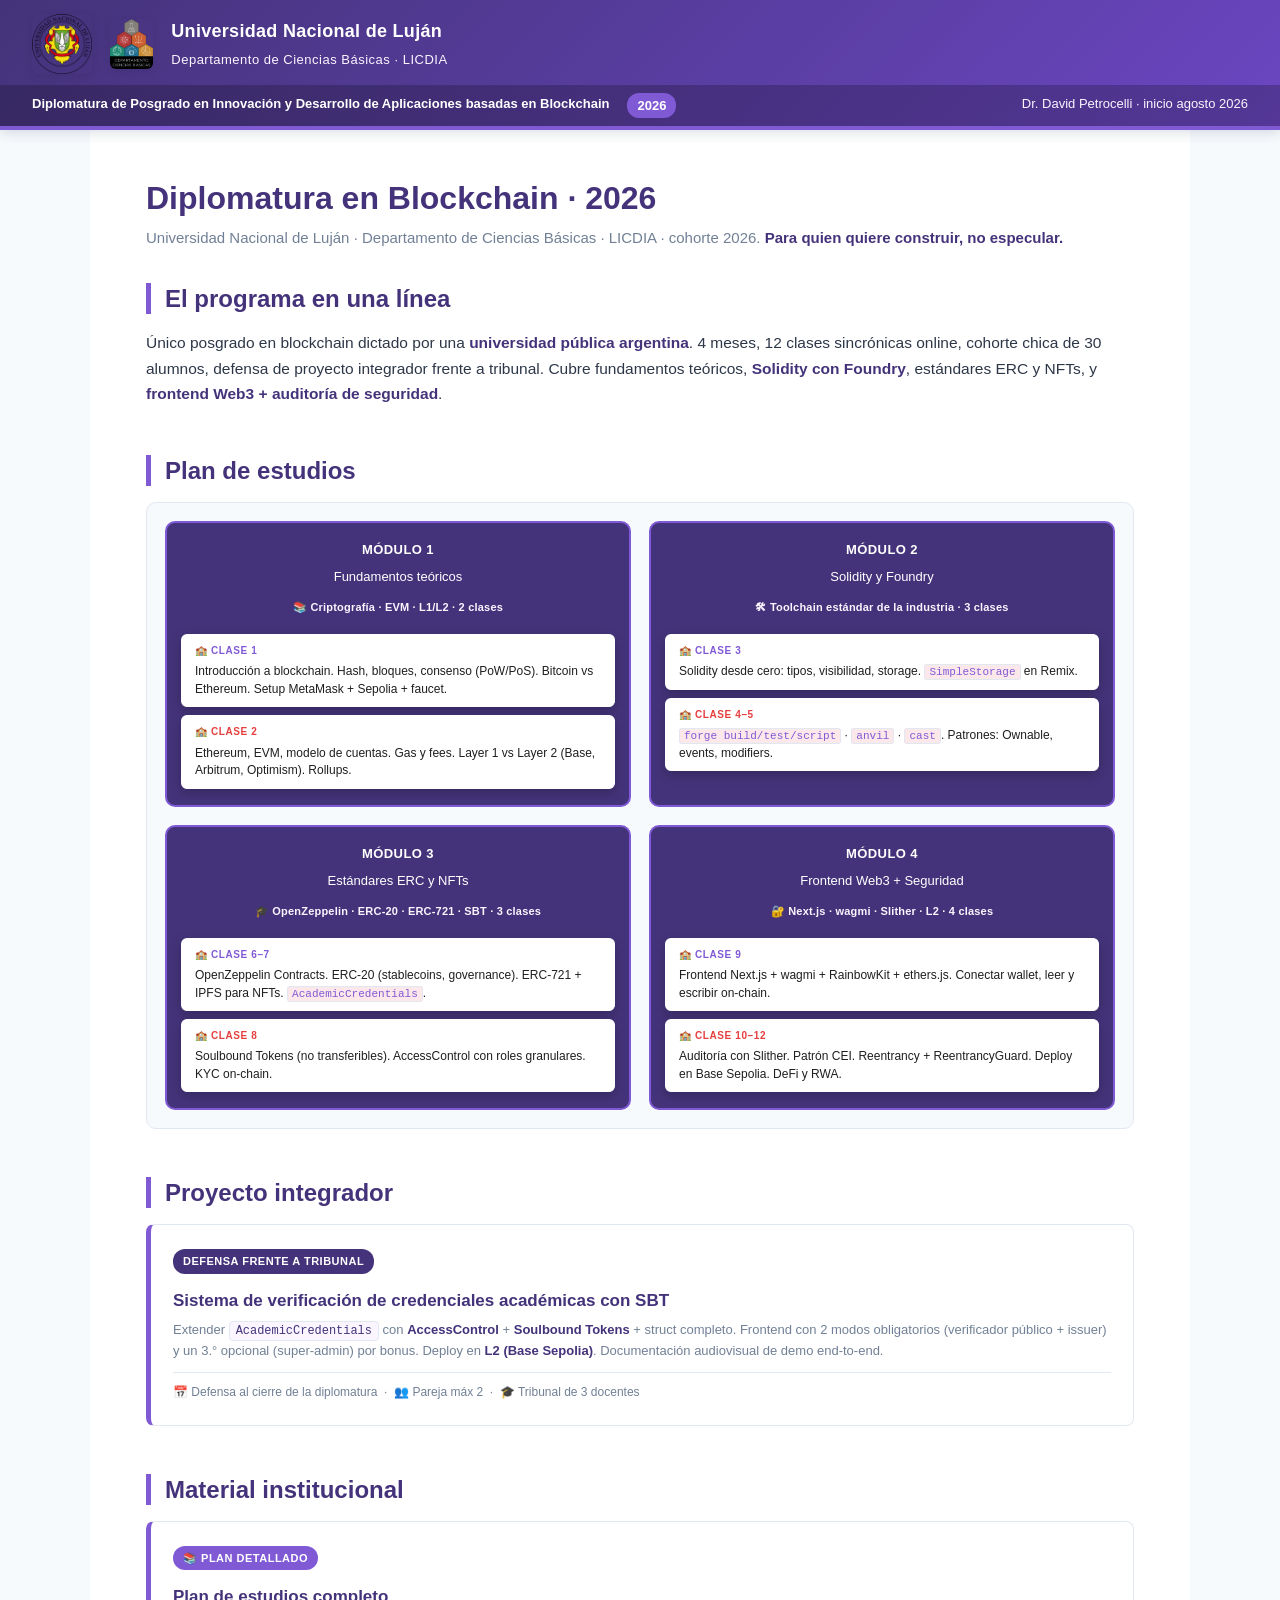
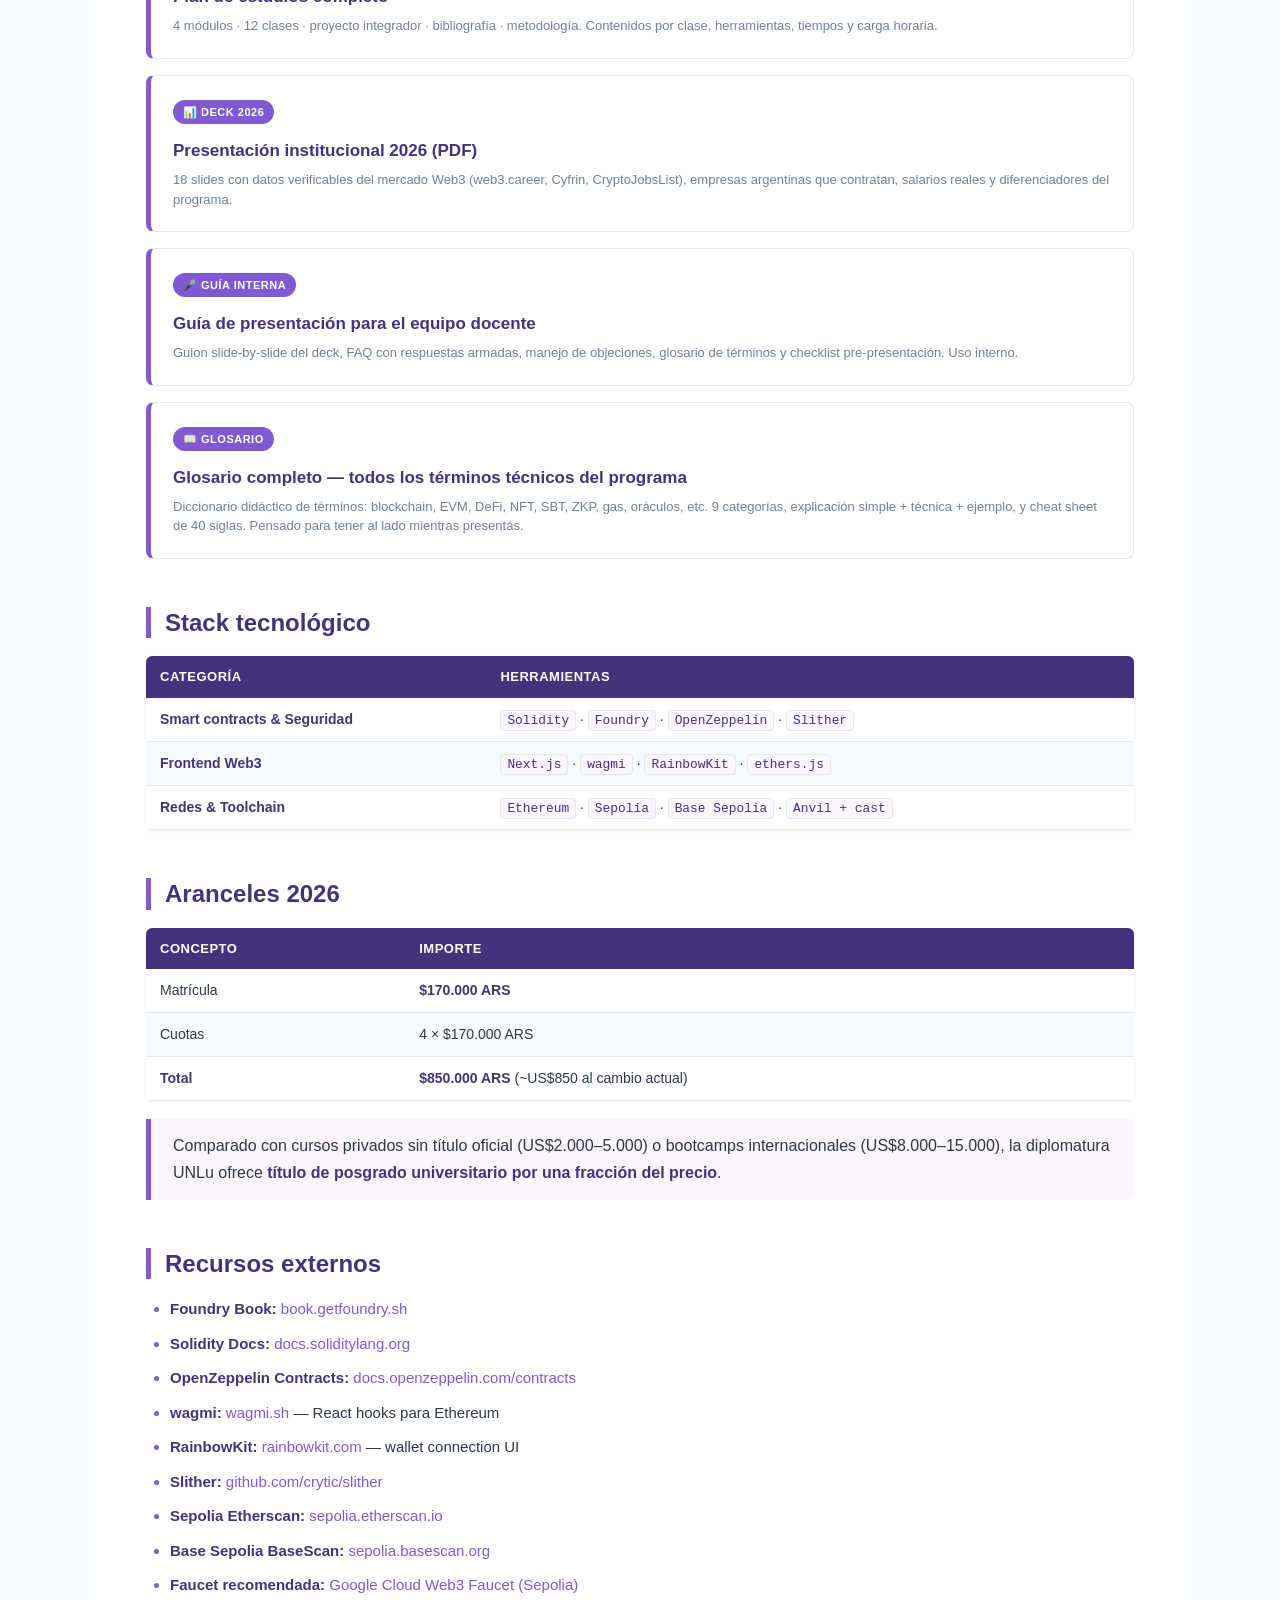
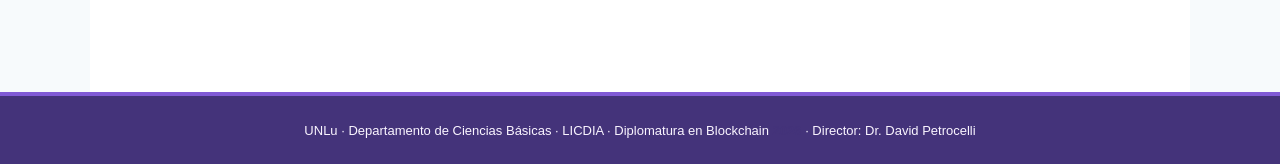
<file: index.html>
<!DOCTYPE html>
<html lang="es">
<head>
  <meta charset="utf-8">
  <meta name="viewport" content="width=device-width, initial-scale=1.0">
  <title>Diplomatura en Blockchain 2026 — UNLu</title>
  <link rel="stylesheet" href="assets/style.css?v=20260507c">
</head>
<body>

<header class="unlu-header">
  <a href="index.html" class="brand" title="Volver al menú principal">
    <img src="assets/unlu_escudo.png" alt="Universidad Nacional de Luján" class="logo unlu">
    <img src="assets/logo_dcb.png" alt="Departamento de Ciencias Básicas" class="logo dcb">
    <div class="brand-text">
      <div class="institution">Universidad Nacional de Luján</div>
      <div class="department">Departamento de Ciencias Básicas · LICDIA</div>
    </div>
  </a>
  <div class="course-bar">
    <span class="course">Diplomatura de Posgrado en Innovación y Desarrollo de Aplicaciones basadas en Blockchain</span>
    <span class="year">2026</span>
    <span class="instructor">Dr. David Petrocelli · inicio agosto 2026</span>
  </div>
</header>

<div class="layout" style="grid-template-columns: 1fr;">
  <main class="content" style="max-width: 1100px; margin: 0 auto; padding: 48px 56px 80px;">

    <h1 style="border-bottom: none; padding-bottom: 0; margin-bottom: 6px;">Diplomatura en Blockchain · 2026</h1>
    <p style="color: var(--gray); margin: 0 0 32px; font-size: 15px;">
      Universidad Nacional de Luján · Departamento de Ciencias Básicas · LICDIA · cohorte 2026.
      <strong style="color: var(--navy);">Para quien quiere construir, no especular.</strong>
    </p>

    <h2 style="border-left: 5px solid var(--mid-blue); margin-top: 16px;">El programa en una línea</h2>

    <p style="font-size: 15.5px;">
      Único posgrado en blockchain dictado por una <strong>universidad pública argentina</strong>.
      4 meses, 12 clases sincrónicas online, cohorte chica de 30 alumnos, defensa de proyecto integrador frente a tribunal.
      Cubre fundamentos teóricos, <strong>Solidity con Foundry</strong>, estándares ERC y NFTs, y <strong>frontend Web3 + auditoría de seguridad</strong>.
    </p>

    <h2 style="border-left: 5px solid var(--mid-blue); margin-top: 48px;">Plan de estudios</h2>

    <div class="flow-diagram" aria-label="Flujo de módulos">

      <div class="flow-step open" data-status="abierto">
        <div class="step-num">Módulo 1</div>
        <div class="step-name">Fundamentos teóricos</div>
        <div class="step-status">📚 Criptografía · EVM · L1/L2 · 2 clases</div>
        <div class="step-tasks">
          <a href="plan-de-estudios.html#m1-c1" class="task-card task-class">
            <div class="task-label">🏫 Clase 1</div>
            <div class="task-text">Introducción a blockchain. Hash, bloques, consenso (PoW/PoS). Bitcoin vs Ethereum. Setup MetaMask + Sepolia + faucet.</div>
          </a>
          <a href="plan-de-estudios.html#m1-c2" class="task-card task-home">
            <div class="task-label">🏫 Clase 2</div>
            <div class="task-text">Ethereum, EVM, modelo de cuentas. Gas y fees. Layer 1 vs Layer 2 (Base, Arbitrum, Optimism). Rollups.</div>
          </a>
        </div>
      </div>

      <div class="flow-step open" data-status="abierto">
        <div class="step-num">Módulo 2</div>
        <div class="step-name">Solidity y Foundry</div>
        <div class="step-status">🛠 Toolchain estándar de la industria · 3 clases</div>
        <div class="step-tasks">
          <a href="plan-de-estudios.html#m2-c3" class="task-card task-class">
            <div class="task-label">🏫 Clase 3</div>
            <div class="task-text">Solidity desde cero: tipos, visibilidad, storage. <code>SimpleStorage</code> en Remix.</div>
          </a>
          <a href="plan-de-estudios.html#m2-c4" class="task-card task-home">
            <div class="task-label">🏫 Clase 4–5</div>
            <div class="task-text"><code>forge build/test/script</code> · <code>anvil</code> · <code>cast</code>. Patrones: Ownable, events, modifiers.</div>
          </a>
        </div>
      </div>

      <div class="flow-step open" data-status="abierto">
        <div class="step-num">Módulo 3</div>
        <div class="step-name">Estándares ERC y NFTs</div>
        <div class="step-status">🎓 OpenZeppelin · ERC-20 · ERC-721 · SBT · 3 clases</div>
        <div class="step-tasks">
          <a href="plan-de-estudios.html#m3-c6" class="task-card task-class">
            <div class="task-label">🏫 Clase 6–7</div>
            <div class="task-text">OpenZeppelin Contracts. ERC-20 (stablecoins, governance). ERC-721 + IPFS para NFTs. <code>AcademicCredentials</code>.</div>
          </a>
          <a href="plan-de-estudios.html#m3-c8" class="task-card task-home">
            <div class="task-label">🏫 Clase 8</div>
            <div class="task-text">Soulbound Tokens (no transferibles). AccessControl con roles granulares. KYC on-chain.</div>
          </a>
        </div>
      </div>

      <div class="flow-step open" data-status="abierto">
        <div class="step-num">Módulo 4</div>
        <div class="step-name">Frontend Web3 + Seguridad</div>
        <div class="step-status">🔐 Next.js · wagmi · Slither · L2 · 4 clases</div>
        <div class="step-tasks">
          <a href="plan-de-estudios.html#m4-c9" class="task-card task-class">
            <div class="task-label">🏫 Clase 9</div>
            <div class="task-text">Frontend Next.js + wagmi + RainbowKit + ethers.js. Conectar wallet, leer y escribir on-chain.</div>
          </a>
          <a href="plan-de-estudios.html#m4-c10" class="task-card task-home">
            <div class="task-label">🏫 Clase 10–12</div>
            <div class="task-text">Auditoría con Slither. Patrón CEI. Reentrancy + ReentrancyGuard. Deploy en Base Sepolia. DeFi y RWA.</div>
          </a>
        </div>
      </div>

    </div>

    <h2 style="border-left: 5px solid var(--mid-blue); margin-top: 48px;">Proyecto integrador</h2>

    <a href="plan-de-estudios.html#tp-final" class="tp-card">
      <span class="tp-num">DEFENSA FRENTE A TRIBUNAL</span>
      <h3>Sistema de verificación de credenciales académicas con SBT</h3>
      <p class="tp-desc">
        Extender <code>AcademicCredentials</code> con <strong>AccessControl</strong> + <strong>Soulbound Tokens</strong> + struct completo.
        Frontend con 2 modos obligatorios (verificador público + issuer) y un 3.° opcional (super-admin) por bonus.
        Deploy en <strong>L2 (Base Sepolia)</strong>. Documentación audiovisual de demo end-to-end.
      </p>
      <div class="tp-meta">
        📅 Defensa al cierre de la diplomatura &nbsp;·&nbsp;
        👥 Pareja máx 2 &nbsp;·&nbsp;
        🎓 Tribunal de 3 docentes
      </div>
    </a>

    <h2 style="border-left: 5px solid var(--mid-blue); margin-top: 48px;">Material institucional</h2>

    <a href="plan-de-estudios.html" class="tp-card" style="border-left-color: var(--mid-blue);">
      <span class="tp-num" style="background: var(--mid-blue);">📚 PLAN DETALLADO</span>
      <h3>Plan de estudios completo</h3>
      <p class="tp-desc">
        4 módulos · 12 clases · proyecto integrador · bibliografía · metodología.
        Contenidos por clase, herramientas, tiempos y carga horaria.
      </p>
    </a>

    <a href="blockchain_diploma_UNLu.pdf" target="_blank" class="tp-card" style="border-left-color: var(--mid-blue); margin-top: 16px;">
      <span class="tp-num" style="background: var(--mid-blue);">📊 DECK 2026</span>
      <h3>Presentación institucional 2026 (PDF)</h3>
      <p class="tp-desc">
        18 slides con datos verificables del mercado Web3 (web3.career, Cyfrin, CryptoJobsList),
        empresas argentinas que contratan, salarios reales y diferenciadores del programa.
      </p>
    </a>

    <a href="guia-presentacion.html" class="tp-card" style="border-left-color: var(--mid-blue); margin-top: 16px;">
      <span class="tp-num" style="background: var(--mid-blue);">🎤 GUÍA INTERNA</span>
      <h3>Guía de presentación para el equipo docente</h3>
      <p class="tp-desc">
        Guion slide-by-slide del deck, FAQ con respuestas armadas, manejo de objeciones,
        glosario de términos y checklist pre-presentación. Uso interno.
      </p>
    </a>

    <a href="glosario.html" class="tp-card" style="border-left-color: var(--mid-blue); margin-top: 16px;">
      <span class="tp-num" style="background: var(--mid-blue);">📖 GLOSARIO</span>
      <h3>Glosario completo — todos los términos técnicos del programa</h3>
      <p class="tp-desc">
        Diccionario didáctico de términos: blockchain, EVM, DeFi, NFT, SBT, ZKP, gas, oráculos, etc.
        9 categorías, explicación simple + técnica + ejemplo, y cheat sheet de 40 siglas.
        Pensado para tener al lado mientras presentás.
      </p>
    </a>

    <h2 style="border-left: 5px solid var(--mid-blue); margin-top: 48px;">Stack tecnológico</h2>

    <table>
      <thead>
        <tr><th>Categoría</th><th>Herramientas</th></tr>
      </thead>
      <tbody>
        <tr>
          <td><strong>Smart contracts &amp; Seguridad</strong></td>
          <td><code>Solidity</code> · <code>Foundry</code> · <code>OpenZeppelin</code> · <code>Slither</code></td>
        </tr>
        <tr>
          <td><strong>Frontend Web3</strong></td>
          <td><code>Next.js</code> · <code>wagmi</code> · <code>RainbowKit</code> · <code>ethers.js</code></td>
        </tr>
        <tr>
          <td><strong>Redes &amp; Toolchain</strong></td>
          <td><code>Ethereum</code> · <code>Sepolia</code> · <code>Base Sepolia</code> · <code>Anvil + cast</code></td>
        </tr>
      </tbody>
    </table>

    <h2 style="border-left: 5px solid var(--mid-blue); margin-top: 48px;">Aranceles 2026</h2>

    <table>
      <thead>
        <tr><th>Concepto</th><th>Importe</th></tr>
      </thead>
      <tbody>
        <tr><td>Matrícula</td><td><strong>$170.000 ARS</strong></td></tr>
        <tr><td>Cuotas</td><td>4 × $170.000 ARS</td></tr>
        <tr><td><strong>Total</strong></td><td><strong>$850.000 ARS</strong> (~US$850 al cambio actual)</td></tr>
      </tbody>
    </table>

    <blockquote>
      Comparado con cursos privados sin título oficial (US$2.000–5.000) o bootcamps internacionales (US$8.000–15.000),
      la diplomatura UNLu ofrece <strong>título de posgrado universitario por una fracción del precio</strong>.
    </blockquote>

    <h2 style="border-left: 5px solid var(--mid-blue); margin-top: 48px;">Recursos externos</h2>

    <ul style="font-size: 15px; line-height: 1.9;">
      <li><strong>Foundry Book:</strong>
        <a href="https://book.getfoundry.sh/" target="_blank" rel="noopener noreferrer">book.getfoundry.sh</a>
      </li>
      <li><strong>Solidity Docs:</strong>
        <a href="https://docs.soliditylang.org/" target="_blank" rel="noopener noreferrer">docs.soliditylang.org</a>
      </li>
      <li><strong>OpenZeppelin Contracts:</strong>
        <a href="https://docs.openzeppelin.com/contracts/" target="_blank" rel="noopener noreferrer">docs.openzeppelin.com/contracts</a>
      </li>
      <li><strong>wagmi:</strong>
        <a href="https://wagmi.sh/" target="_blank" rel="noopener noreferrer">wagmi.sh</a> — React hooks para Ethereum
      </li>
      <li><strong>RainbowKit:</strong>
        <a href="https://www.rainbowkit.com/" target="_blank" rel="noopener noreferrer">rainbowkit.com</a> — wallet connection UI
      </li>
      <li><strong>Slither:</strong>
        <a href="https://github.com/crytic/slither" target="_blank" rel="noopener noreferrer">github.com/crytic/slither</a>
      </li>
      <li><strong>Sepolia Etherscan:</strong>
        <a href="https://sepolia.etherscan.io" target="_blank" rel="noopener noreferrer">sepolia.etherscan.io</a>
      </li>
      <li><strong>Base Sepolia BaseScan:</strong>
        <a href="https://sepolia.basescan.org" target="_blank" rel="noopener noreferrer">sepolia.basescan.org</a>
      </li>
      <li><strong>Faucet recomendada:</strong>
        <a href="https://cloud.google.com/application/web3/faucet/ethereum/sepolia" target="_blank" rel="noopener noreferrer">
          Google Cloud Web3 Faucet (Sepolia)
        </a>
      </li>
    </ul>

  </main>
</div>

<footer class="unlu-footer">
  <div>
    UNLu · Departamento de Ciencias Básicas · LICDIA · Diplomatura en Blockchain
    <strong>2026</strong> · Director: Dr. David Petrocelli
  </div>
</footer>

</body>
</html>
</file>
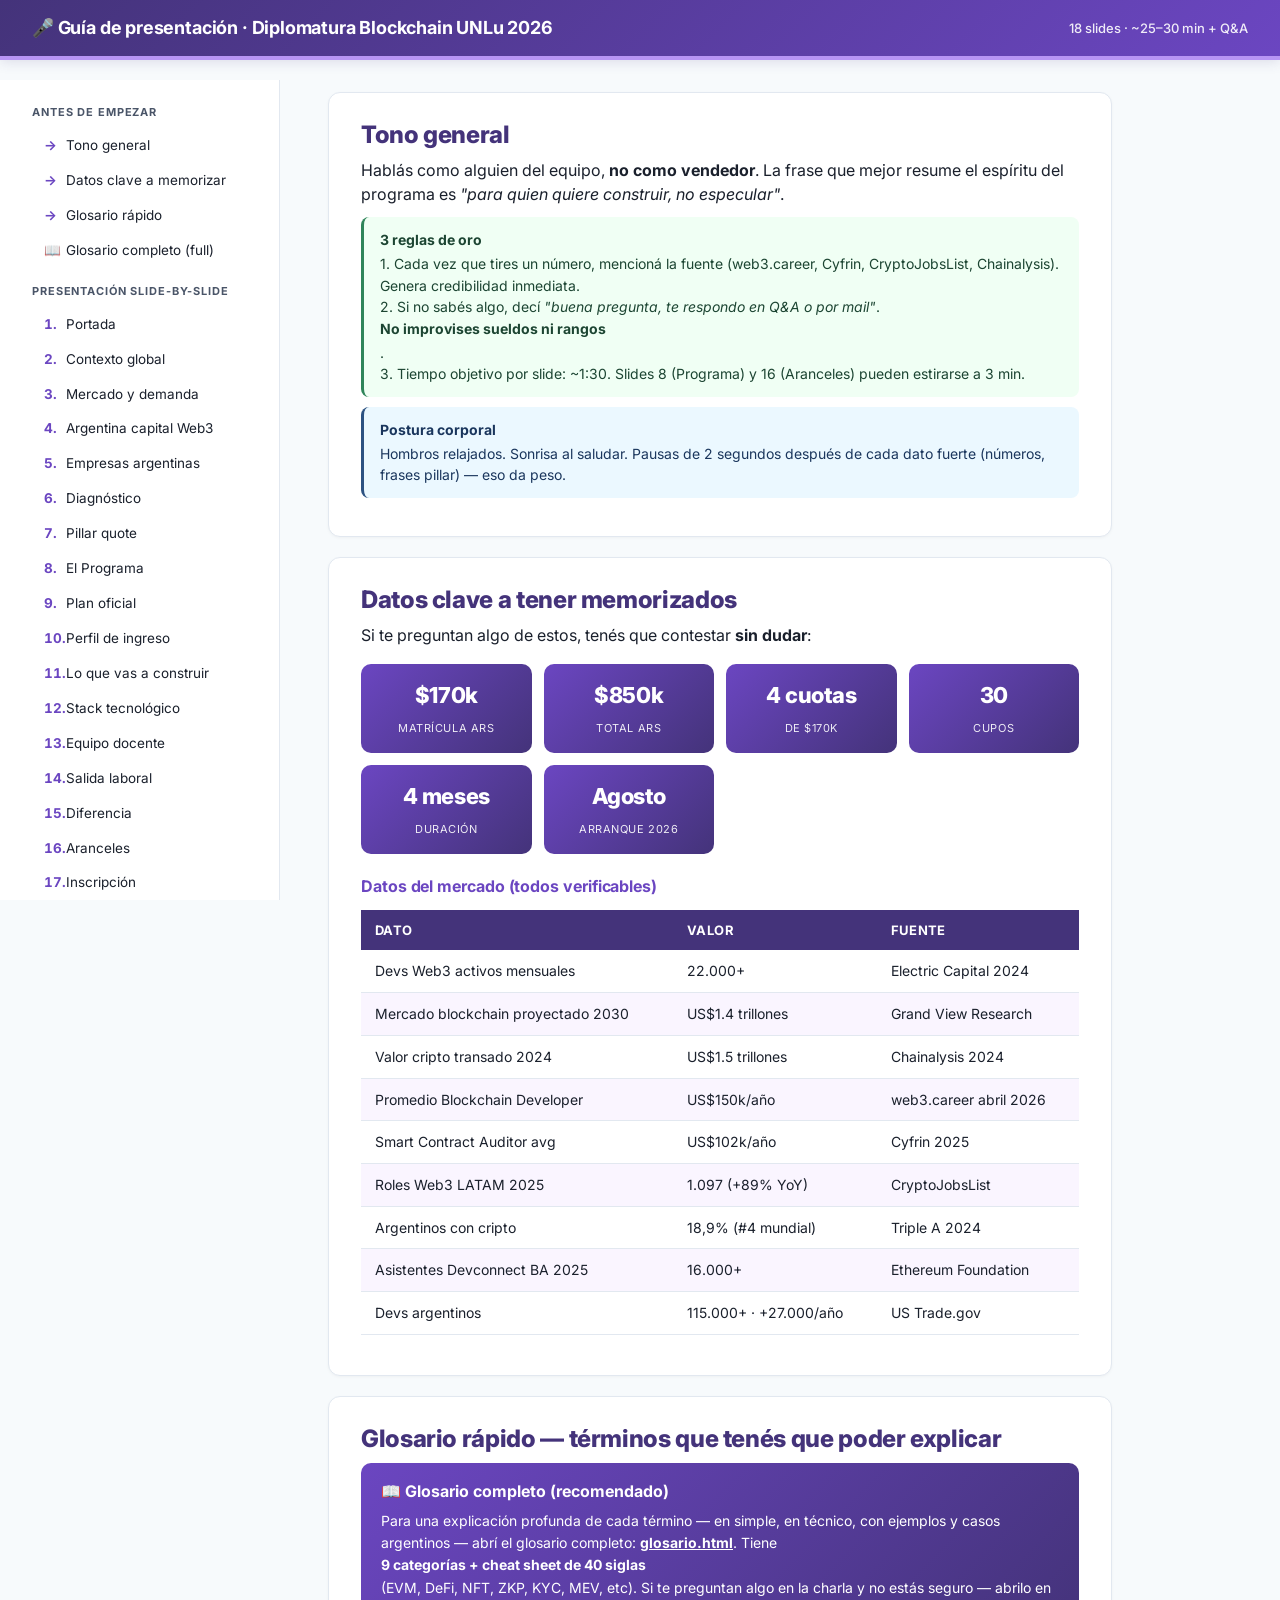
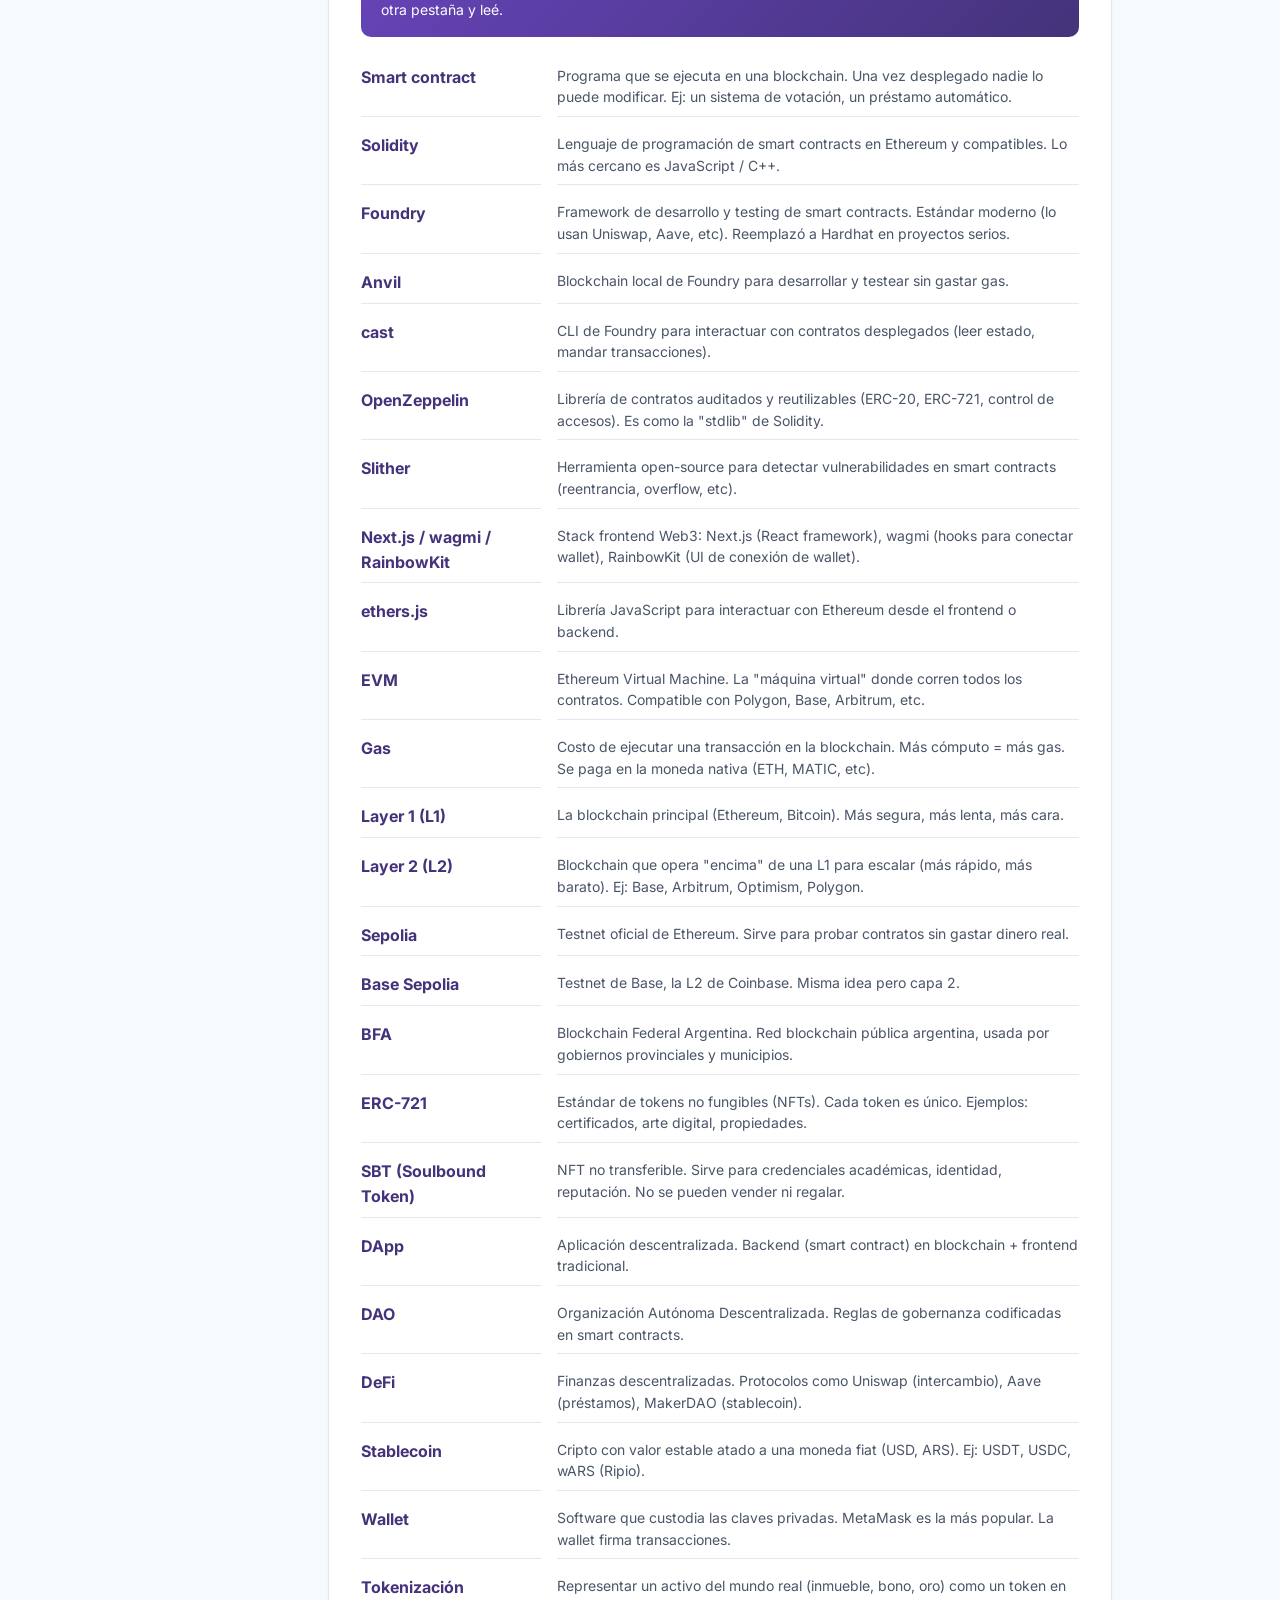
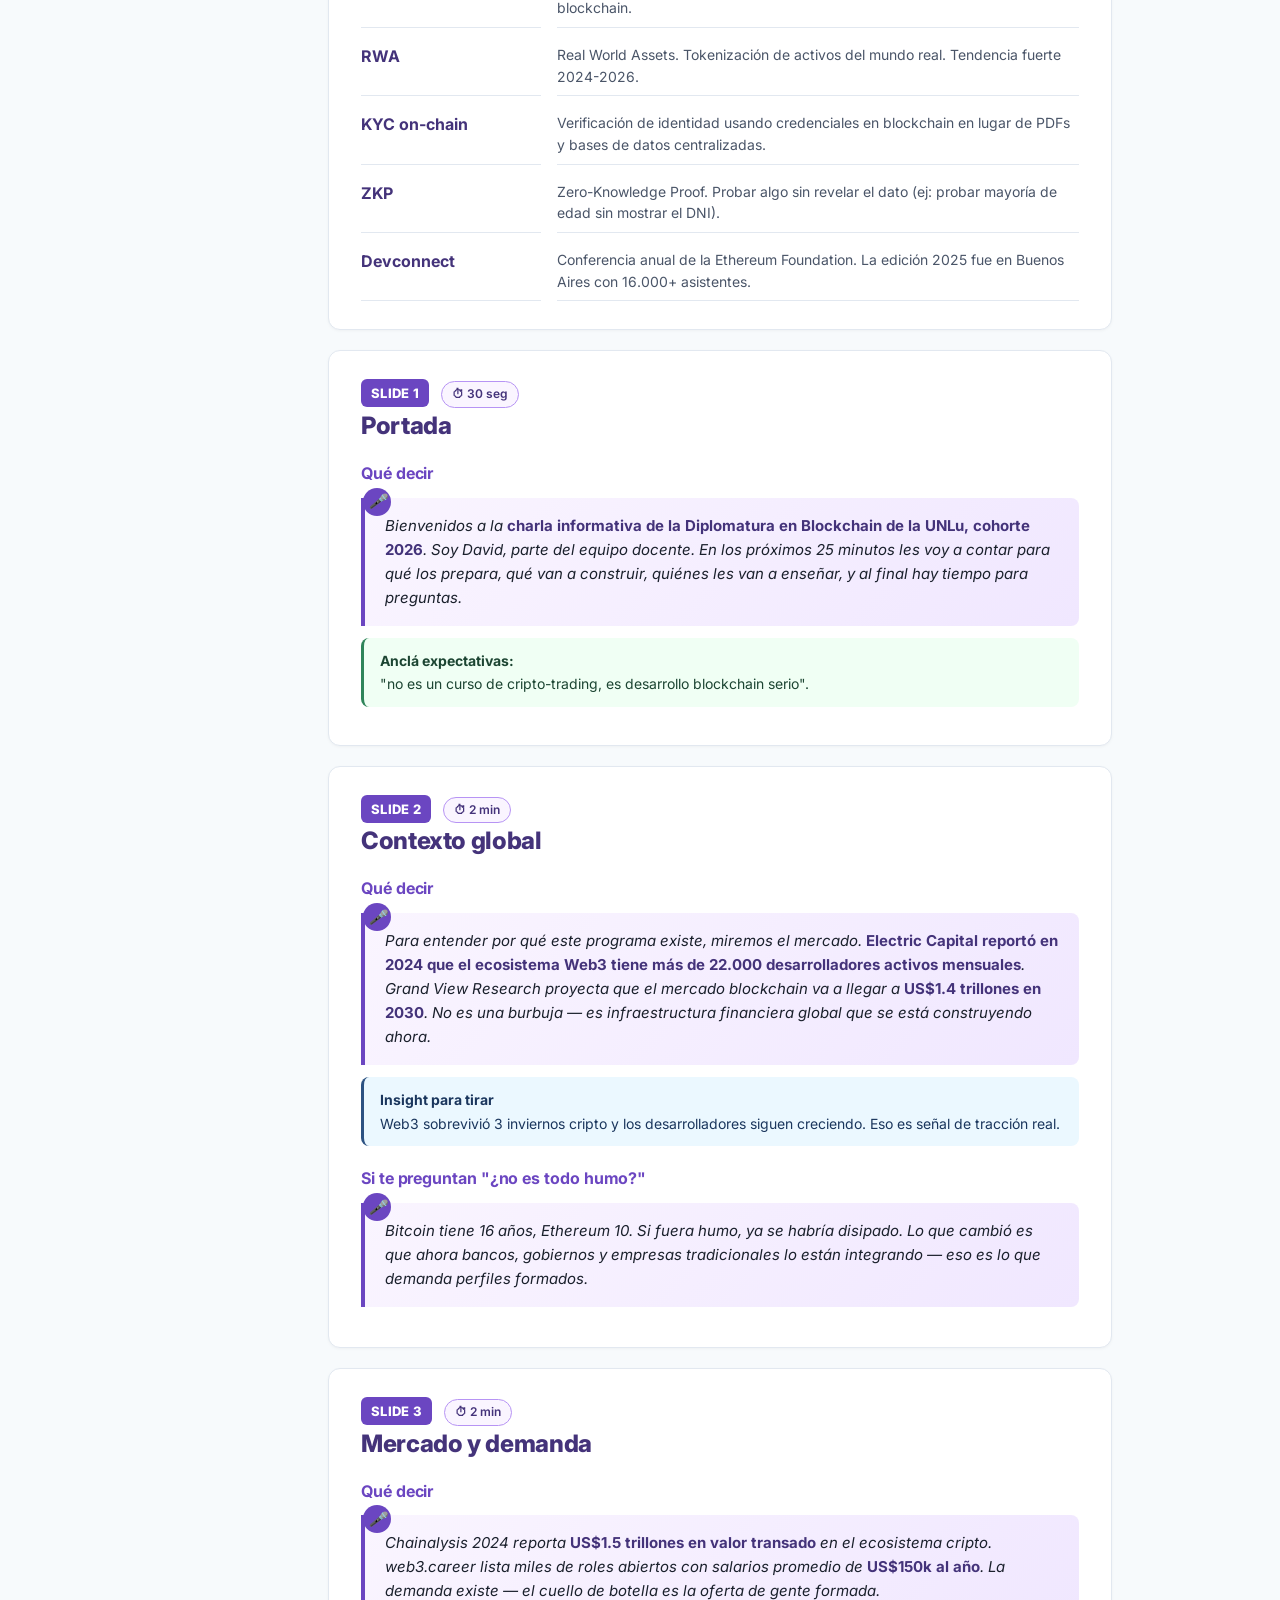
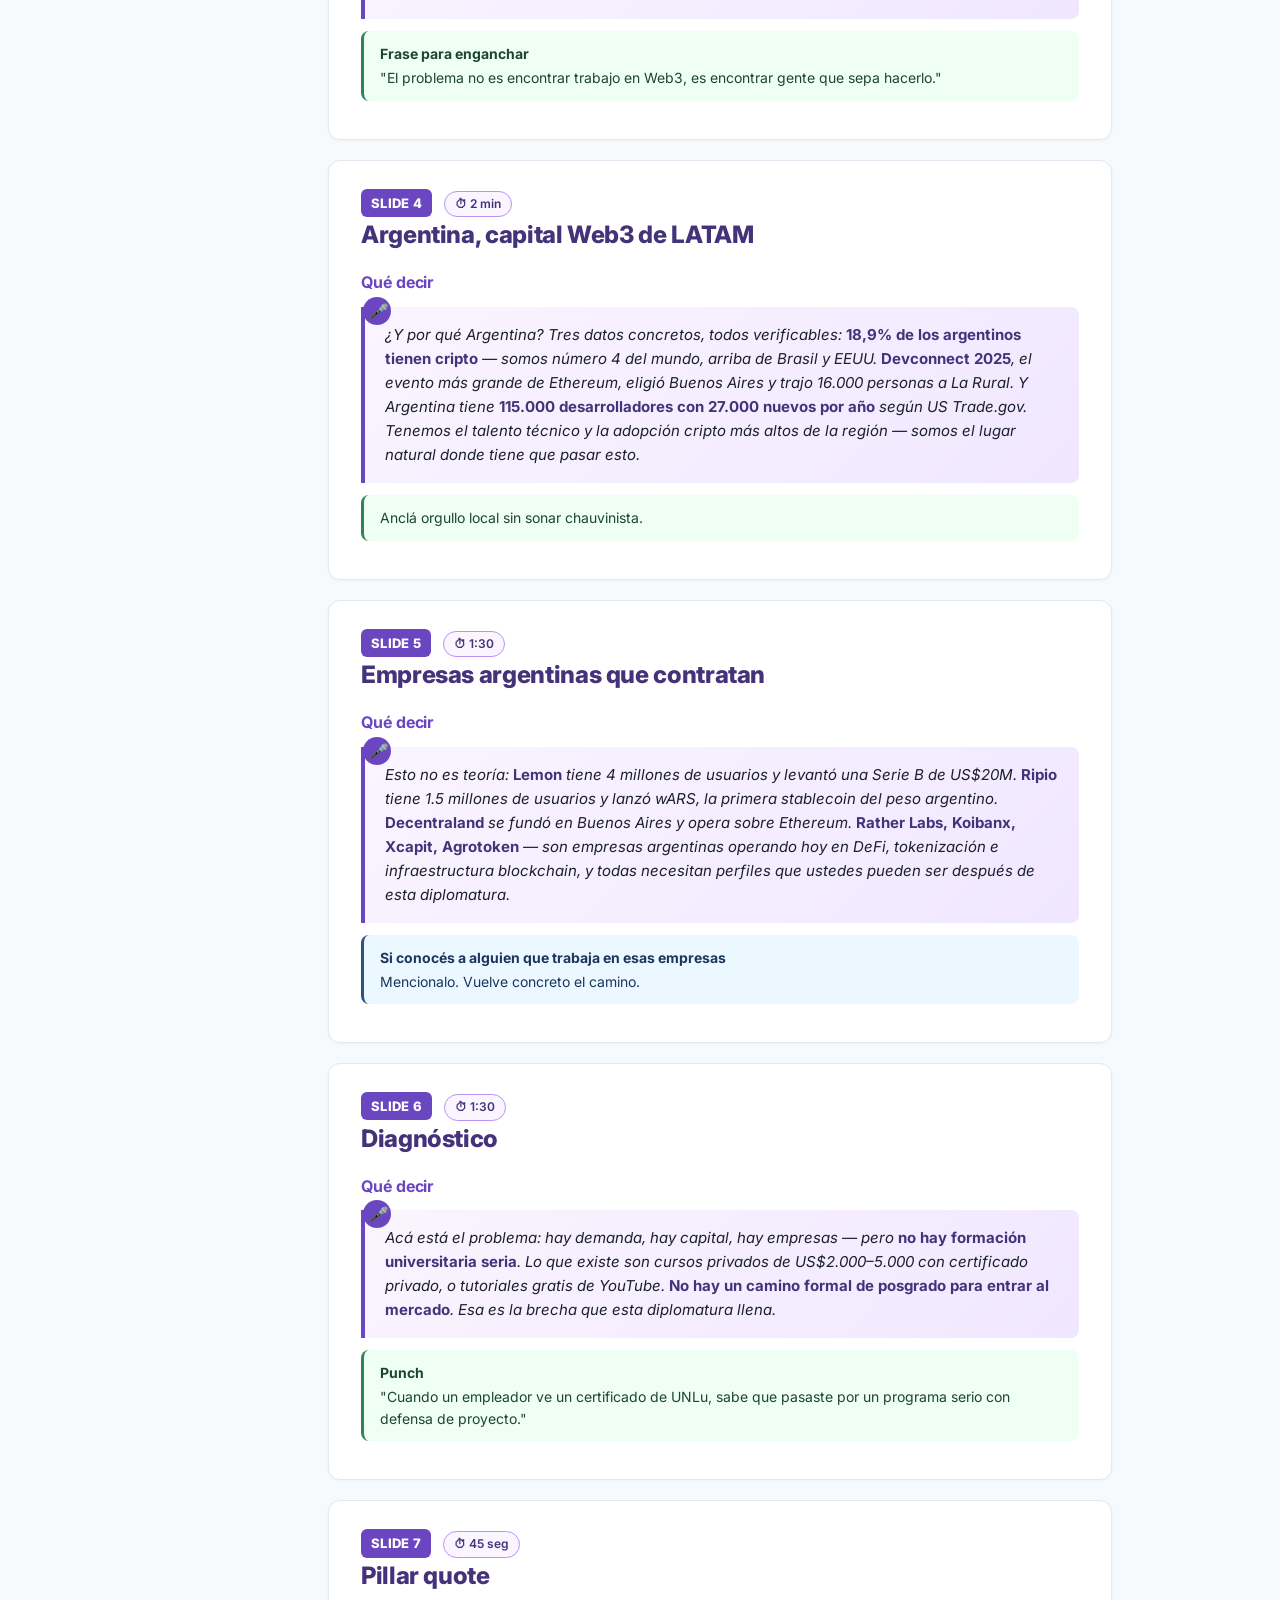
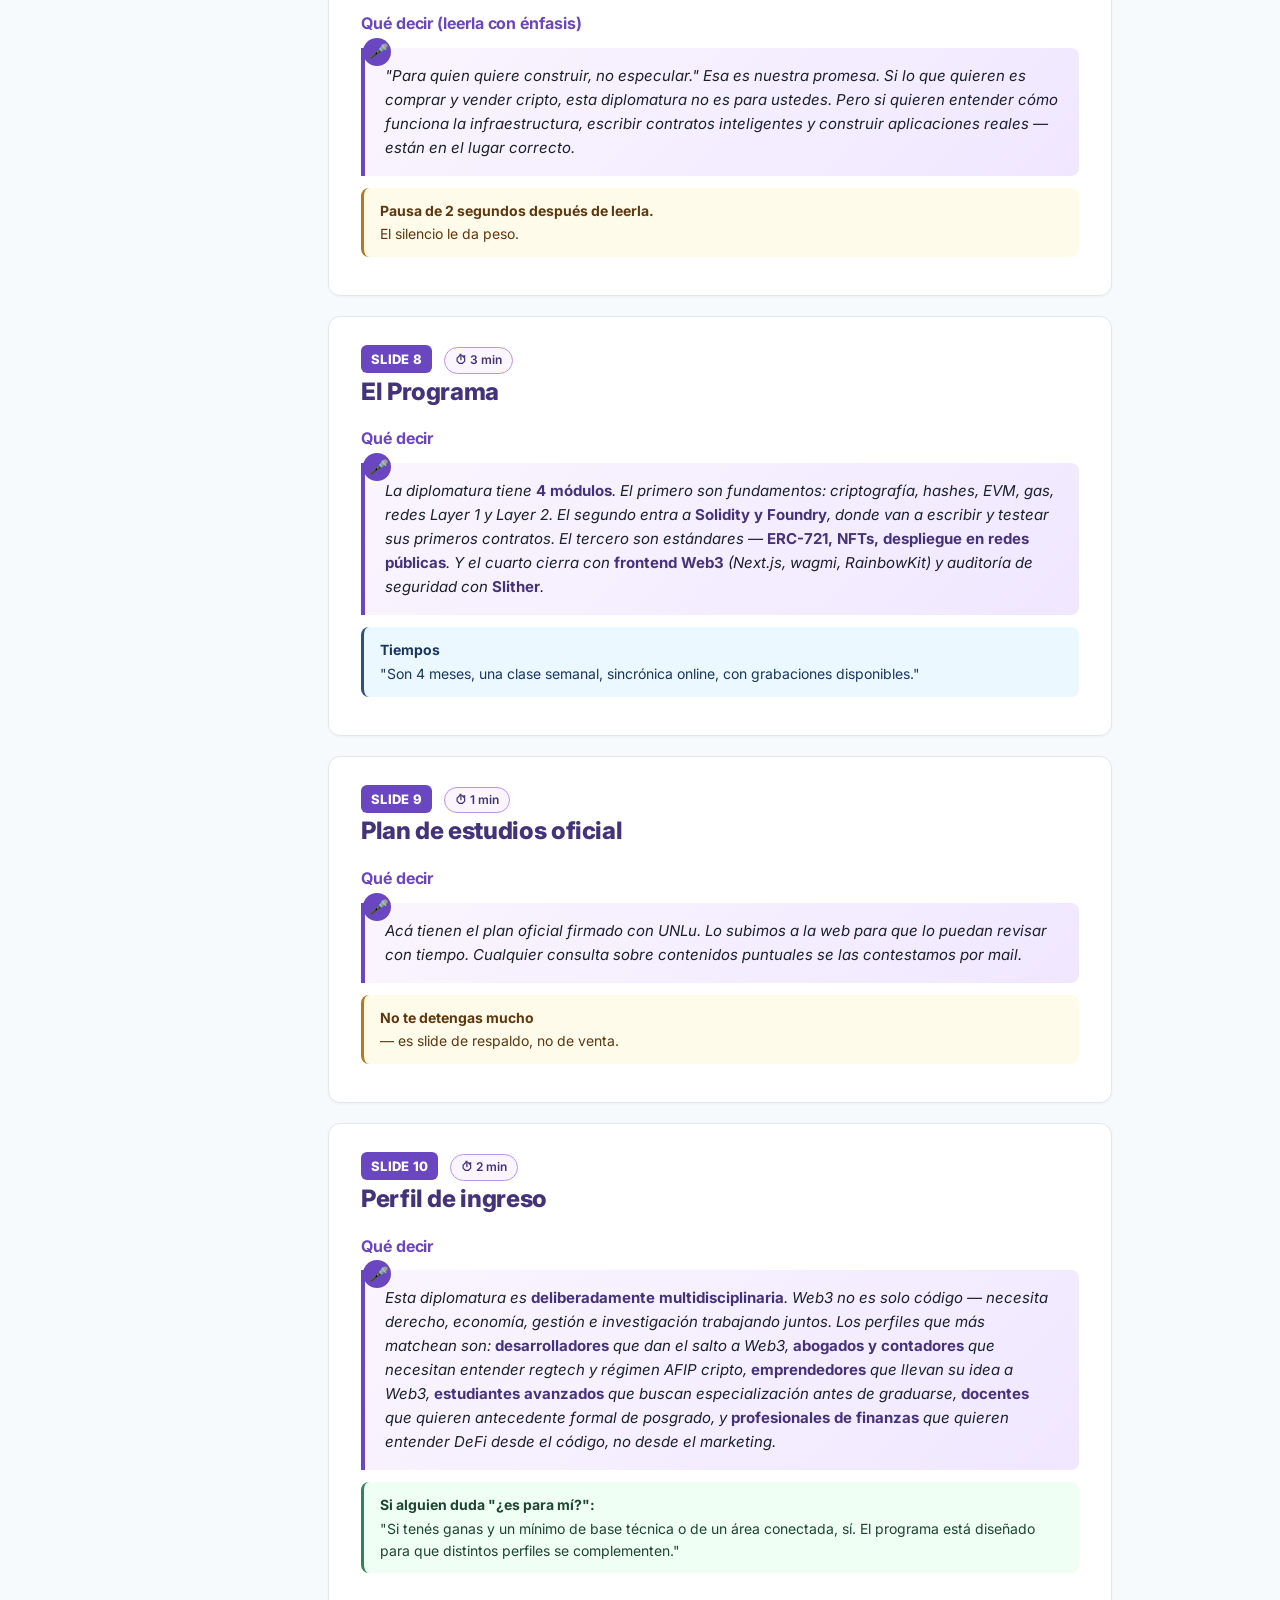
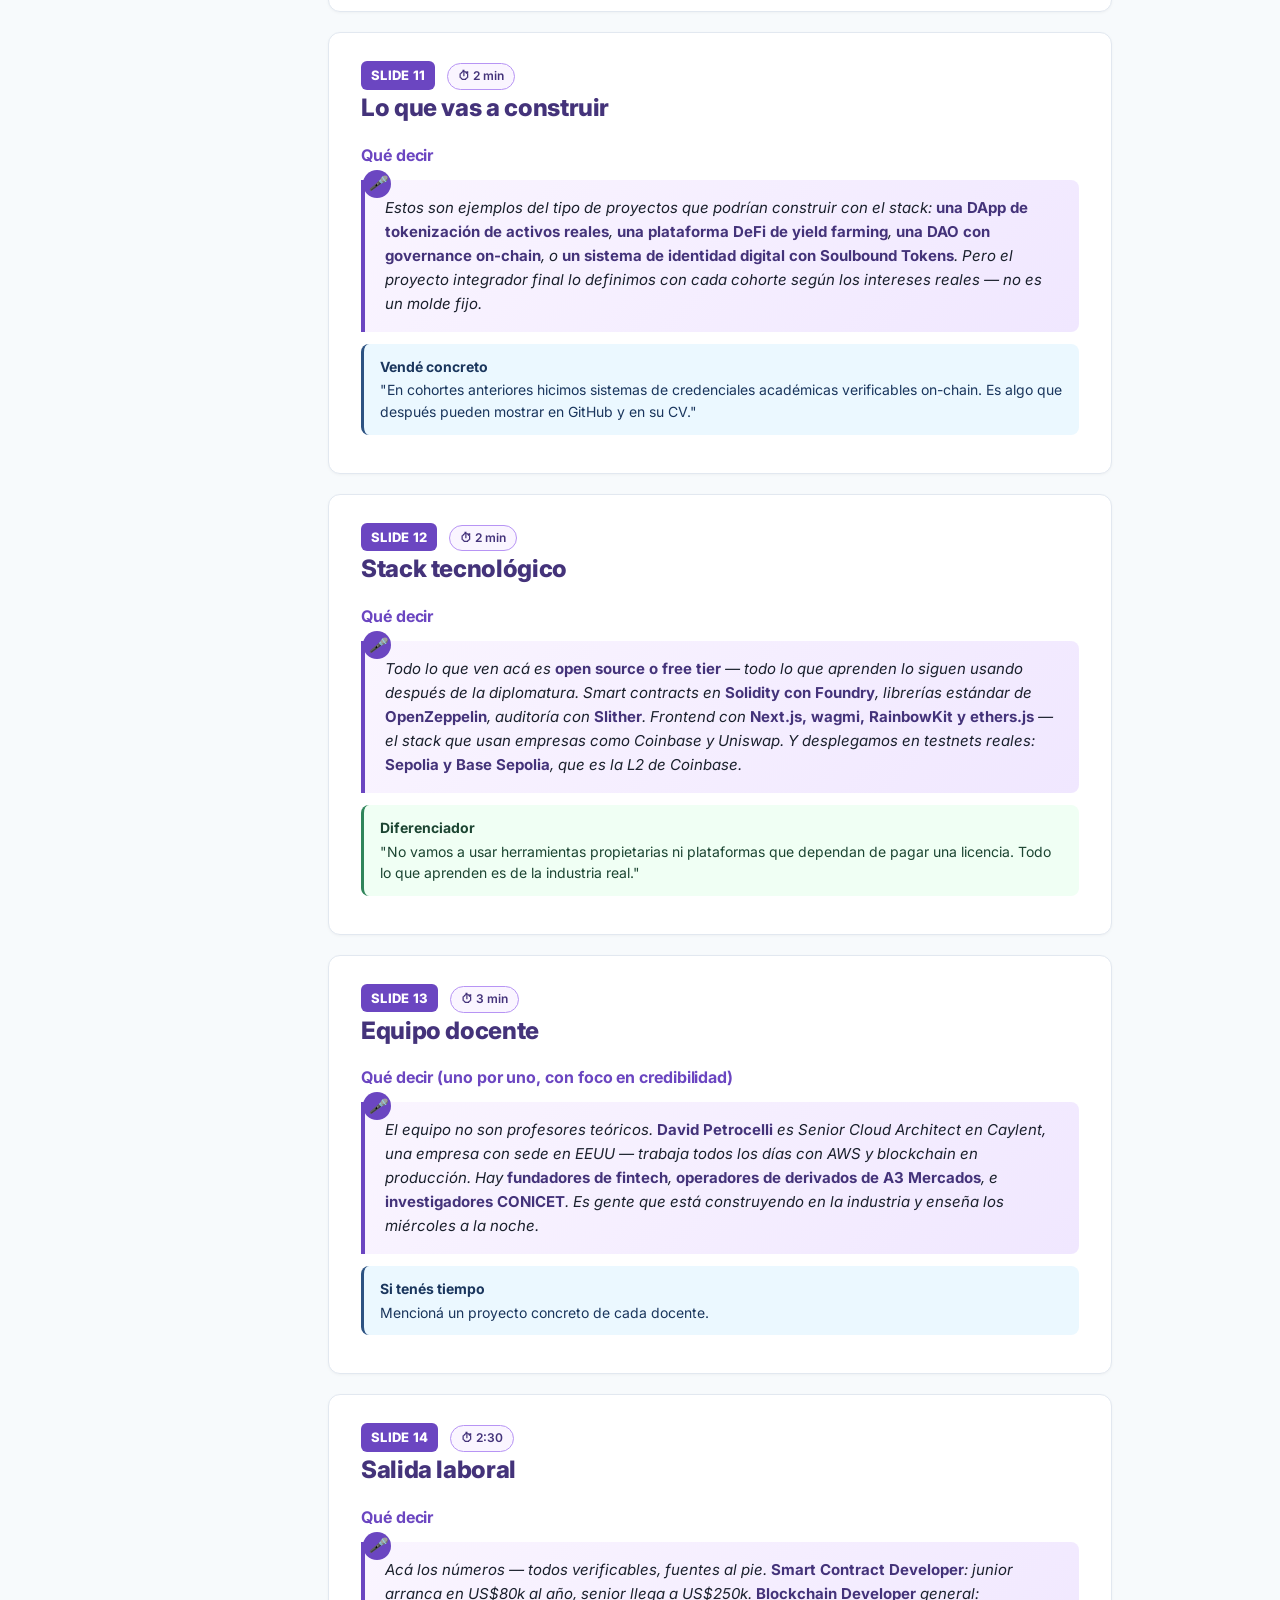
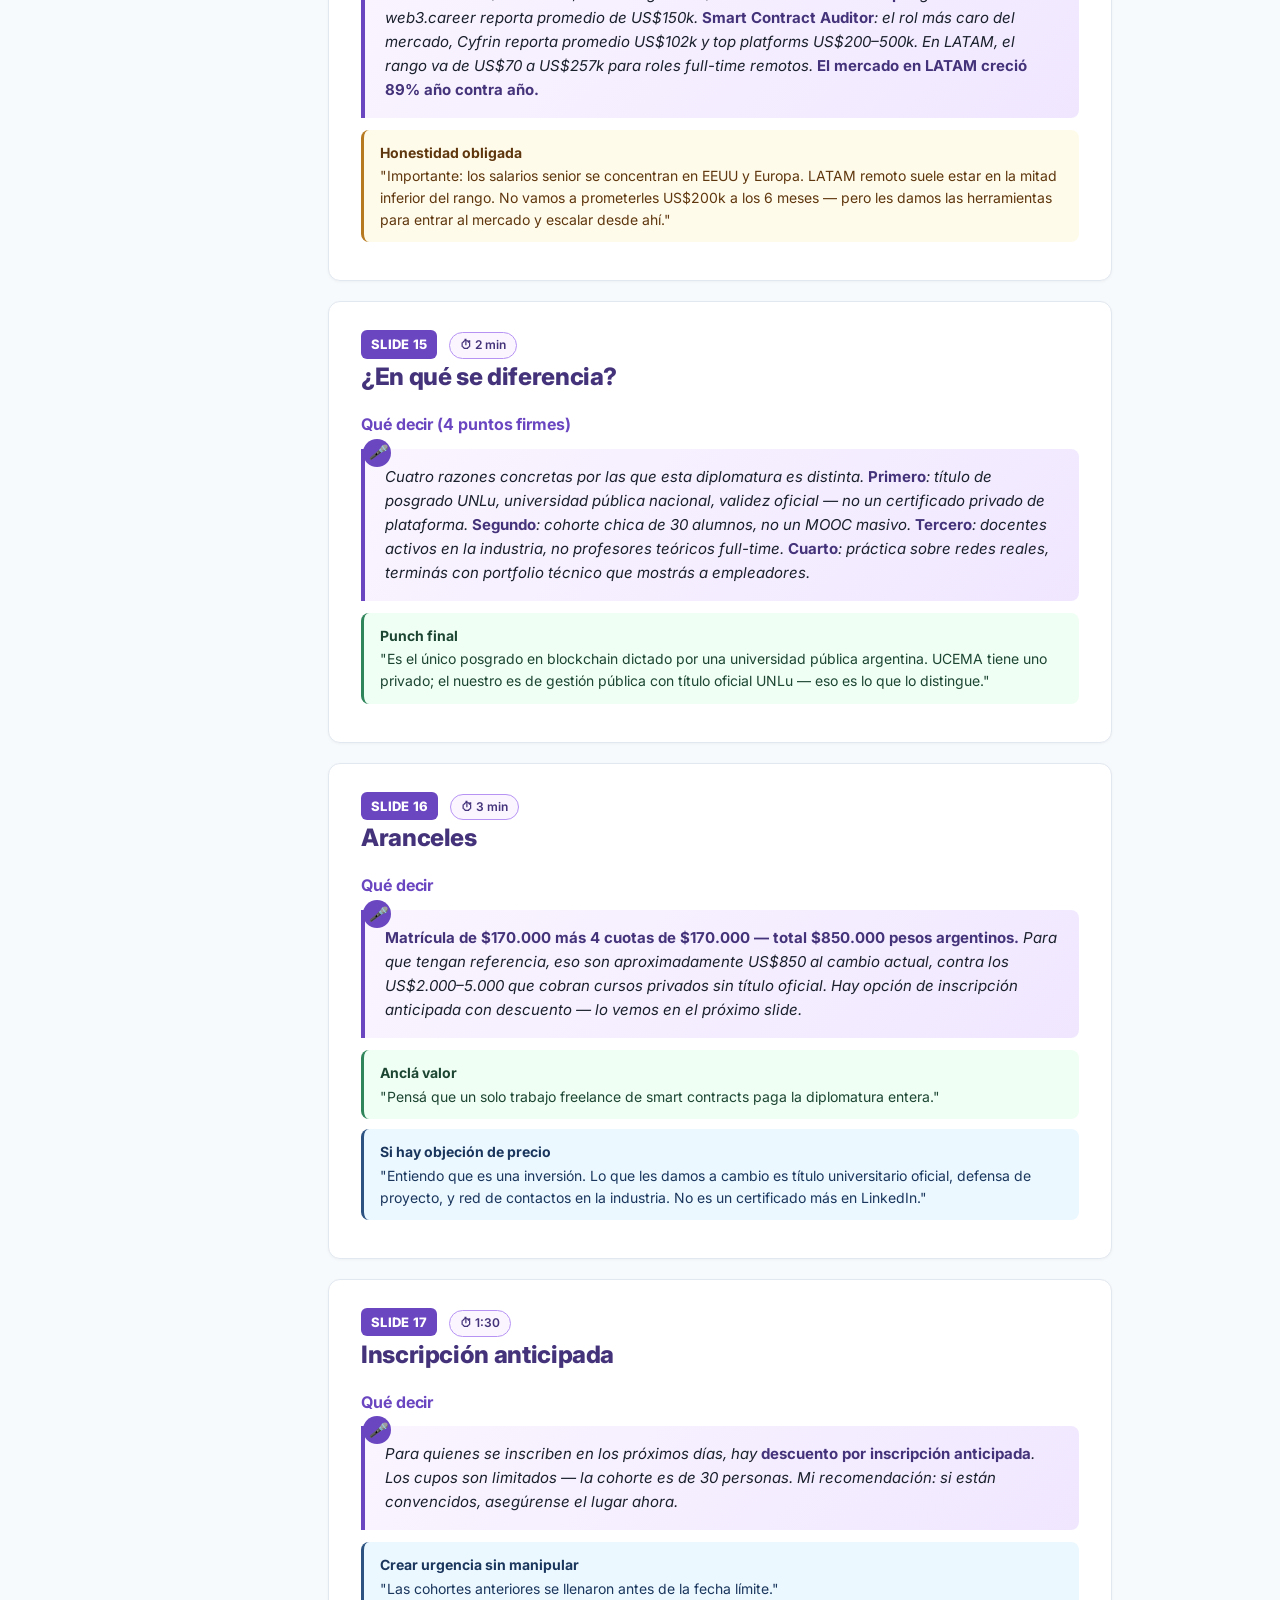
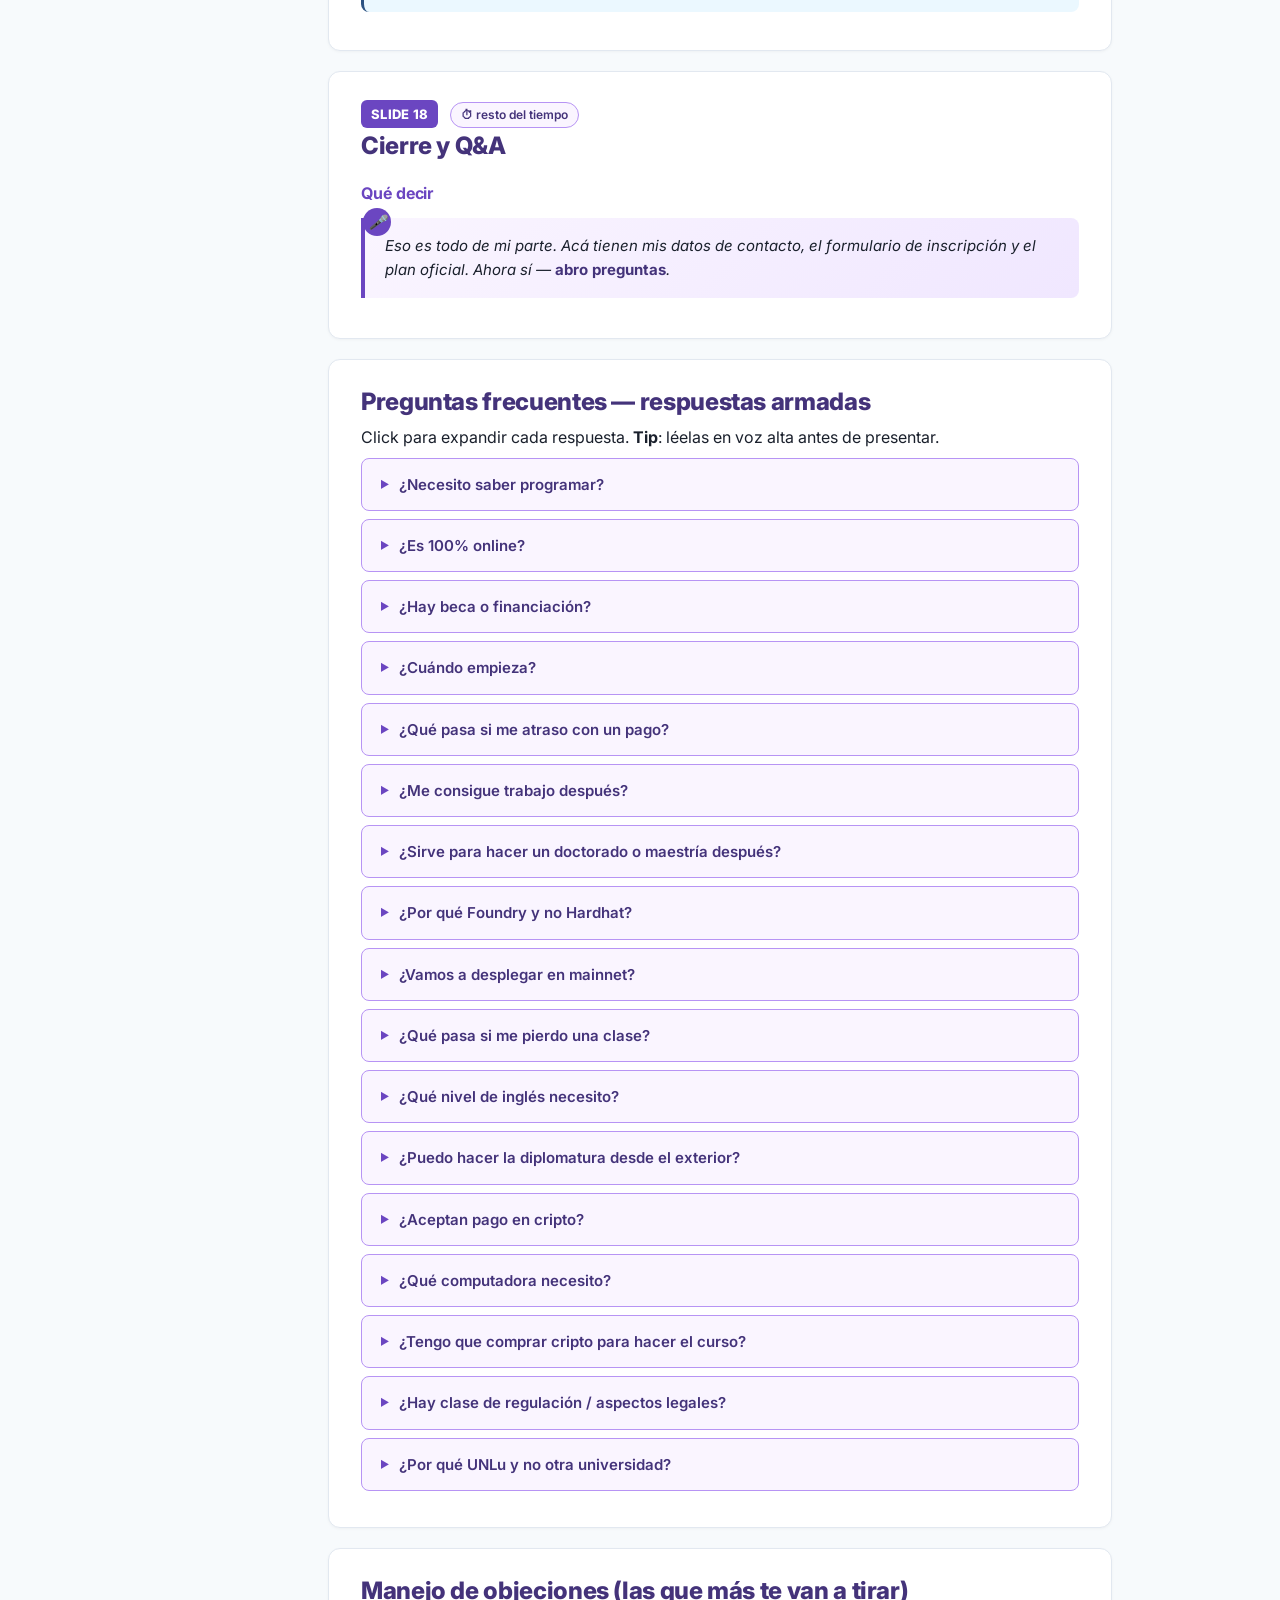
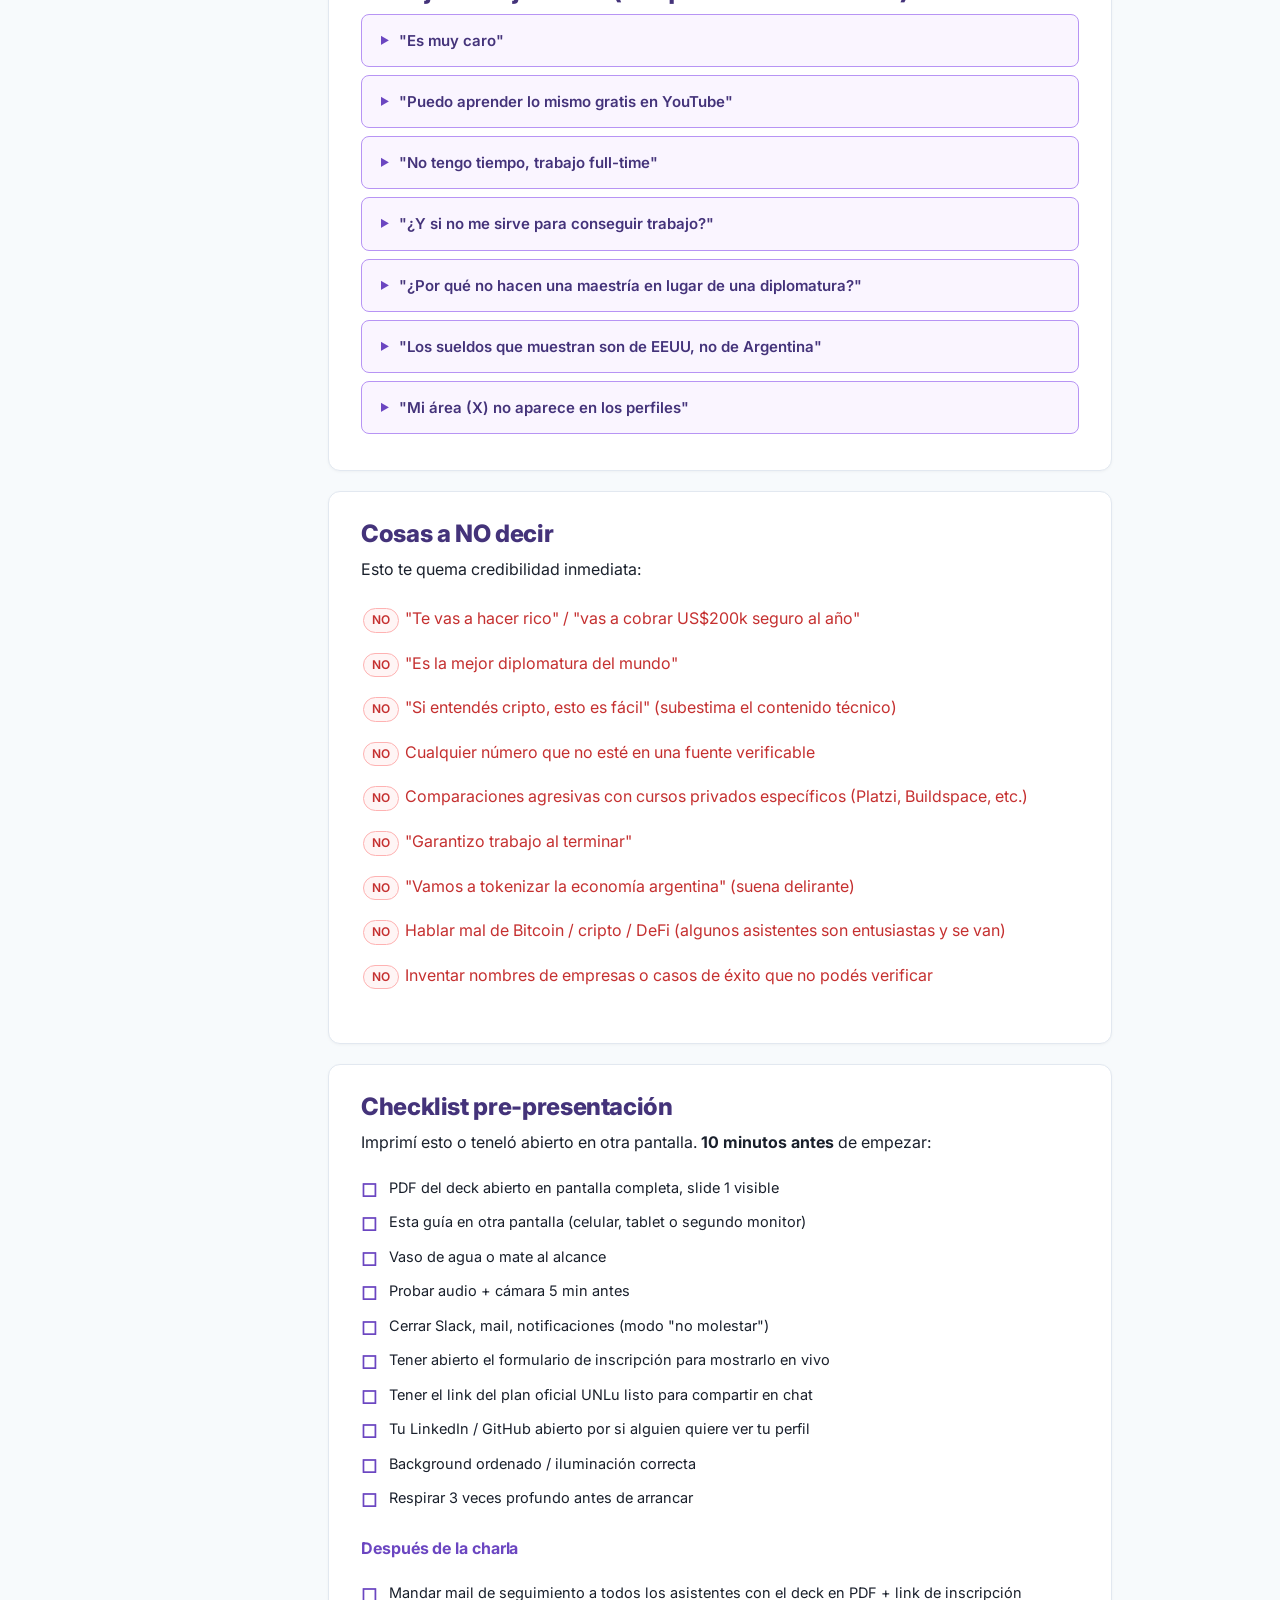
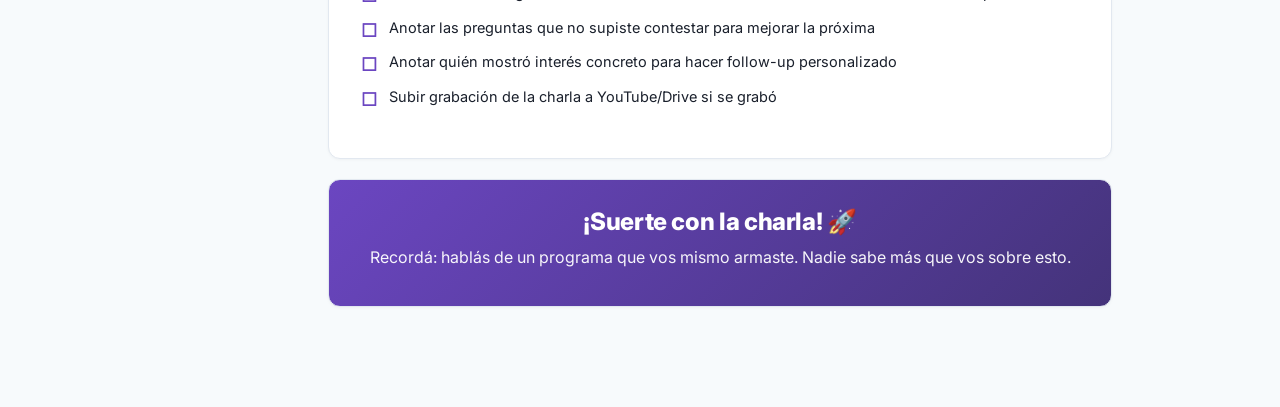
<file: guia-presentacion.html>
<!DOCTYPE html>
<html lang="es">
<head>
<meta charset="UTF-8">
<meta name="viewport" content="width=device-width, initial-scale=1.0">
<title>Guía de presentación — Diplomatura Blockchain UNLu 2026</title>
<link rel="preconnect" href="https://fonts.googleapis.com">
<link rel="preconnect" href="https://fonts.gstatic.com" crossorigin>
<link href="https://fonts.googleapis.com/css2?family=Inter:wght@400;500;600;700;800&family=JetBrains+Mono:wght@400;600&display=swap" rel="stylesheet">
<style>
  :root {
    --brand: #6B46C1;
    --brand-deep: #44337A;
    --brand-mid: #805AD5;
    --brand-light: #B794F4;
    --brand-soft: #FAF5FF;
    --ink: #1A202C;
    --muted: #4A5568;
    --gray-line: #E2E8F0;
    --bg: #F7FAFC;
    --white: #FFFFFF;
    --green: #2F855A;
    --red: #C53030;
    --amber: #B7791F;
  }
  * { box-sizing: border-box; }
  html { scroll-behavior: smooth; scroll-padding-top: 80px; }
  body {
    font-family: 'Inter', -apple-system, sans-serif;
    background: var(--bg);
    color: var(--ink);
    line-height: 1.55;
    margin: 0;
    font-size: 16px;
  }
  /* === Header === */
  header.top {
    position: sticky;
    top: 0;
    z-index: 100;
    background: linear-gradient(135deg, var(--brand-deep) 0%, var(--brand) 100%);
    color: white;
    padding: 14px 32px;
    display: flex;
    align-items: center;
    justify-content: space-between;
    border-bottom: 4px solid var(--brand-light);
    box-shadow: 0 2px 12px rgba(68, 51, 122, 0.15);
  }
  header.top h1 {
    margin: 0;
    font-size: 18px;
    font-weight: 700;
    letter-spacing: -0.01em;
  }
  header.top .meta {
    font-size: 13px;
    opacity: 0.9;
    font-weight: 500;
  }
  /* === Layout === */
  .layout {
    display: grid;
    grid-template-columns: 280px 1fr;
    max-width: 1400px;
    margin: 0 auto;
    gap: 0;
  }
  /* === TOC sidebar === */
  nav.toc {
    position: sticky;
    top: 80px;
    align-self: start;
    height: calc(100vh - 80px);
    overflow-y: auto;
    padding: 24px 16px 24px 32px;
    border-right: 1px solid var(--gray-line);
    background: var(--white);
    font-size: 13.5px;
  }
  nav.toc h3 {
    font-size: 11px;
    text-transform: uppercase;
    letter-spacing: 0.08em;
    color: var(--muted);
    margin: 16px 0 8px;
    font-weight: 700;
  }
  nav.toc h3:first-child { margin-top: 0; }
  nav.toc a {
    display: block;
    padding: 6px 10px;
    color: var(--ink);
    text-decoration: none;
    border-radius: 6px;
    border-left: 2px solid transparent;
    margin-bottom: 2px;
    transition: all 0.15s;
  }
  nav.toc a:hover {
    background: var(--brand-soft);
    border-left-color: var(--brand);
    color: var(--brand-deep);
  }
  nav.toc a .num {
    display: inline-block;
    width: 22px;
    color: var(--brand);
    font-weight: 700;
    font-variant-numeric: tabular-nums;
  }
  /* === Main content === */
  main {
    padding: 32px 48px 80px;
    max-width: 880px;
  }
  main > section {
    background: var(--white);
    border: 1px solid var(--gray-line);
    border-radius: 12px;
    padding: 28px 32px;
    margin-bottom: 20px;
    box-shadow: 0 1px 3px rgba(0, 0, 0, 0.04);
  }
  section h2 {
    font-size: 24px;
    font-weight: 800;
    color: var(--brand-deep);
    margin: 0 0 6px;
    letter-spacing: -0.015em;
    line-height: 1.2;
  }
  section h3 {
    font-size: 16px;
    font-weight: 700;
    color: var(--brand);
    margin: 20px 0 8px;
    letter-spacing: -0.005em;
  }
  section p { margin: 8px 0; }
  /* === Slide header === */
  .slide-head {
    display: flex;
    align-items: baseline;
    gap: 12px;
    margin-bottom: 4px;
  }
  .slide-num {
    background: var(--brand);
    color: white;
    font-weight: 800;
    padding: 4px 10px;
    border-radius: 6px;
    font-size: 13px;
    letter-spacing: 0.02em;
    flex-shrink: 0;
  }
  .slide-time {
    background: var(--brand-soft);
    color: var(--brand-deep);
    font-weight: 600;
    padding: 3px 10px;
    border-radius: 999px;
    font-size: 12px;
    border: 1px solid var(--brand-light);
  }
  /* === Quote block (lo que decir) === */
  blockquote.guion {
    background: linear-gradient(135deg, var(--brand-soft) 0%, #F0E7FF 100%);
    border-left: 4px solid var(--brand);
    padding: 16px 20px;
    margin: 12px 0;
    border-radius: 0 8px 8px 0;
    font-size: 15px;
    line-height: 1.6;
    color: var(--ink);
    font-style: italic;
    position: relative;
  }
  blockquote.guion::before {
    content: "🎤";
    position: absolute;
    left: -2px;
    top: -10px;
    background: var(--brand);
    color: white;
    width: 28px;
    height: 28px;
    border-radius: 50%;
    display: flex;
    align-items: center;
    justify-content: center;
    font-size: 14px;
  }
  blockquote.guion strong { color: var(--brand-deep); font-style: normal; }
  /* === Tip / Warn boxes === */
  .tip, .warn, .info {
    padding: 12px 16px;
    border-radius: 8px;
    margin: 10px 0;
    font-size: 14px;
  }
  .tip {
    background: #F0FFF4;
    border-left: 3px solid var(--green);
    color: #1C4532;
  }
  .warn {
    background: #FFFBEB;
    border-left: 3px solid var(--amber);
    color: #5F370E;
  }
  .info {
    background: #EBF8FF;
    border-left: 3px solid #2C5282;
    color: #1A365D;
  }
  .tip strong, .warn strong, .info strong { display: block; margin-bottom: 2px; }
  /* === Tables === */
  table {
    width: 100%;
    border-collapse: collapse;
    margin: 12px 0;
    font-size: 14px;
  }
  table th {
    background: var(--brand-deep);
    color: white;
    text-align: left;
    padding: 10px 14px;
    font-weight: 700;
    font-size: 13px;
    text-transform: uppercase;
    letter-spacing: 0.03em;
  }
  table td {
    padding: 10px 14px;
    border-bottom: 1px solid var(--gray-line);
    vertical-align: top;
  }
  table tr:nth-child(even) { background: var(--brand-soft); }
  table tr:hover td { background: #F0E7FF; }
  /* === Pills === */
  .pill {
    display: inline-block;
    padding: 2px 8px;
    border-radius: 999px;
    font-size: 12px;
    font-weight: 600;
    background: var(--brand-soft);
    color: var(--brand-deep);
    border: 1px solid var(--brand-light);
    margin: 2px;
  }
  .pill.green { background: #F0FFF4; color: var(--green); border-color: #9AE6B4; }
  .pill.red { background: #FFF5F5; color: var(--red); border-color: #FEB2B2; }
  /* === FAQ details === */
  details {
    background: var(--brand-soft);
    border: 1px solid var(--brand-light);
    border-radius: 8px;
    padding: 14px 18px;
    margin: 8px 0;
    transition: all 0.15s;
  }
  details[open] {
    background: var(--white);
    border-color: var(--brand);
    box-shadow: 0 2px 8px rgba(107, 70, 193, 0.1);
  }
  details summary {
    cursor: pointer;
    font-weight: 600;
    color: var(--brand-deep);
    font-size: 15px;
    list-style: none;
    display: flex;
    align-items: center;
    gap: 10px;
  }
  details summary::before {
    content: "▶";
    color: var(--brand);
    font-size: 10px;
    transition: transform 0.2s;
  }
  details[open] summary::before { transform: rotate(90deg); }
  details summary::-webkit-details-marker { display: none; }
  details .answer {
    margin-top: 10px;
    padding-top: 10px;
    border-top: 1px solid var(--brand-light);
    color: var(--ink);
    font-size: 14.5px;
  }
  /* === Glossary === */
  dl.glossary {
    display: grid;
    grid-template-columns: 180px 1fr;
    gap: 8px 16px;
    margin: 0;
  }
  dl.glossary dt {
    font-weight: 700;
    color: var(--brand-deep);
    padding: 8px 0;
    border-bottom: 1px solid var(--gray-line);
  }
  dl.glossary dd {
    margin: 0;
    padding: 8px 0;
    border-bottom: 1px solid var(--gray-line);
    color: var(--muted);
    font-size: 14px;
  }
  /* === Quick stats === */
  .stat-grid {
    display: grid;
    grid-template-columns: repeat(auto-fit, minmax(160px, 1fr));
    gap: 12px;
    margin: 16px 0;
  }
  .stat {
    background: linear-gradient(135deg, var(--brand) 0%, var(--brand-deep) 100%);
    color: white;
    padding: 14px;
    border-radius: 10px;
    text-align: center;
  }
  .stat .num {
    display: block;
    font-size: 22px;
    font-weight: 800;
    margin-bottom: 2px;
    letter-spacing: -0.02em;
  }
  .stat .label {
    font-size: 11px;
    text-transform: uppercase;
    letter-spacing: 0.05em;
    opacity: 0.9;
  }
  /* === Checklist === */
  ul.checklist { list-style: none; padding-left: 0; }
  ul.checklist li {
    padding: 6px 0 6px 28px;
    position: relative;
    font-size: 14.5px;
  }
  ul.checklist li::before {
    content: "☐";
    position: absolute;
    left: 0;
    top: 6px;
    color: var(--brand);
    font-size: 18px;
    font-weight: 700;
  }
  /* === Code === */
  code {
    background: var(--brand-soft);
    color: var(--brand-deep);
    padding: 2px 6px;
    border-radius: 4px;
    font-family: 'JetBrains Mono', monospace;
    font-size: 13px;
  }
  /* === Print === */
  @media print {
    nav.toc, header.top { display: none; }
    .layout { grid-template-columns: 1fr; }
    main { padding: 0; }
    main > section { box-shadow: none; page-break-inside: avoid; }
  }
  @media (max-width: 900px) {
    .layout { grid-template-columns: 1fr; }
    nav.toc { display: none; }
    main { padding: 16px; }
    dl.glossary { grid-template-columns: 1fr; gap: 0; }
    dl.glossary dt { padding-bottom: 0; border: none; }
  }
</style>
</head>
<body>

<header class="top">
  <h1>🎤 Guía de presentación · Diplomatura Blockchain UNLu 2026</h1>
  <span class="meta">18 slides · ~25–30 min + Q&amp;A</span>
</header>

<div class="layout">

<nav class="toc">
  <h3>Antes de empezar</h3>
  <a href="#tono"><span class="num">→</span>Tono general</a>
  <a href="#datos-clave"><span class="num">→</span>Datos clave a memorizar</a>
  <a href="#glosario"><span class="num">→</span>Glosario rápido</a>
  <a href="glosario.html" target="_blank"><span class="num">📖</span>Glosario completo (full)</a>

  <h3>Presentación slide-by-slide</h3>
  <a href="#s1"><span class="num">1.</span>Portada</a>
  <a href="#s2"><span class="num">2.</span>Contexto global</a>
  <a href="#s3"><span class="num">3.</span>Mercado y demanda</a>
  <a href="#s4"><span class="num">4.</span>Argentina capital Web3</a>
  <a href="#s5"><span class="num">5.</span>Empresas argentinas</a>
  <a href="#s6"><span class="num">6.</span>Diagnóstico</a>
  <a href="#s7"><span class="num">7.</span>Pillar quote</a>
  <a href="#s8"><span class="num">8.</span>El Programa</a>
  <a href="#s9"><span class="num">9.</span>Plan oficial</a>
  <a href="#s10"><span class="num">10.</span>Perfil de ingreso</a>
  <a href="#s11"><span class="num">11.</span>Lo que vas a construir</a>
  <a href="#s12"><span class="num">12.</span>Stack tecnológico</a>
  <a href="#s13"><span class="num">13.</span>Equipo docente</a>
  <a href="#s14"><span class="num">14.</span>Salida laboral</a>
  <a href="#s15"><span class="num">15.</span>Diferencia</a>
  <a href="#s16"><span class="num">16.</span>Aranceles</a>
  <a href="#s17"><span class="num">17.</span>Inscripción</a>
  <a href="#s18"><span class="num">18.</span>Cierre y Q&amp;A</a>

  <h3>Defensa</h3>
  <a href="#faq"><span class="num">?</span>Preguntas frecuentes</a>
  <a href="#objeciones"><span class="num">!</span>Manejo de objeciones</a>
  <a href="#evitar"><span class="num">⚠</span>Cosas a evitar decir</a>
  <a href="#checklist"><span class="num">✓</span>Checklist pre-presentación</a>
</nav>

<main>

<!-- ============ TONO ============ -->
<section id="tono">
  <h2>Tono general</h2>
  <p>Hablás como alguien del equipo, <strong>no como vendedor</strong>. La frase que mejor resume el espíritu del programa es <em>"para quien quiere construir, no especular"</em>.</p>

  <div class="tip">
    <strong>3 reglas de oro</strong>
    1. Cada vez que tires un número, mencioná la fuente (web3.career, Cyfrin, CryptoJobsList, Chainalysis). Genera credibilidad inmediata.<br>
    2. Si no sabés algo, decí <em>"buena pregunta, te respondo en Q&amp;A o por mail"</em>. <strong>No improvises sueldos ni rangos</strong>.<br>
    3. Tiempo objetivo por slide: ~1:30. Slides 8 (Programa) y 16 (Aranceles) pueden estirarse a 3 min.
  </div>

  <div class="info">
    <strong>Postura corporal</strong>
    Hombros relajados. Sonrisa al saludar. Pausas de 2 segundos después de cada dato fuerte (números, frases pillar) — eso da peso.
  </div>
</section>

<!-- ============ DATOS CLAVE ============ -->
<section id="datos-clave">
  <h2>Datos clave a tener memorizados</h2>
  <p>Si te preguntan algo de estos, tenés que contestar <strong>sin dudar</strong>:</p>

  <div class="stat-grid">
    <div class="stat"><span class="num">$170k</span><span class="label">Matrícula ARS</span></div>
    <div class="stat"><span class="num">$850k</span><span class="label">Total ARS</span></div>
    <div class="stat"><span class="num">4 cuotas</span><span class="label">de $170k</span></div>
    <div class="stat"><span class="num">30</span><span class="label">cupos</span></div>
    <div class="stat"><span class="num">4 meses</span><span class="label">duración</span></div>
    <div class="stat"><span class="num">Agosto</span><span class="label">arranque 2026</span></div>
  </div>

  <h3>Datos del mercado (todos verificables)</h3>
  <table>
    <thead>
      <tr><th>Dato</th><th>Valor</th><th>Fuente</th></tr>
    </thead>
    <tbody>
      <tr><td>Devs Web3 activos mensuales</td><td>22.000+</td><td>Electric Capital 2024</td></tr>
      <tr><td>Mercado blockchain proyectado 2030</td><td>US$1.4 trillones</td><td>Grand View Research</td></tr>
      <tr><td>Valor cripto transado 2024</td><td>US$1.5 trillones</td><td>Chainalysis 2024</td></tr>
      <tr><td>Promedio Blockchain Developer</td><td>US$150k/año</td><td>web3.career abril 2026</td></tr>
      <tr><td>Smart Contract Auditor avg</td><td>US$102k/año</td><td>Cyfrin 2025</td></tr>
      <tr><td>Roles Web3 LATAM 2025</td><td>1.097 (+89% YoY)</td><td>CryptoJobsList</td></tr>
      <tr><td>Argentinos con cripto</td><td>18,9% (#4 mundial)</td><td>Triple A 2024</td></tr>
      <tr><td>Asistentes Devconnect BA 2025</td><td>16.000+</td><td>Ethereum Foundation</td></tr>
      <tr><td>Devs argentinos</td><td>115.000+ · +27.000/año</td><td>US Trade.gov</td></tr>
    </tbody>
  </table>
</section>

<!-- ============ GLOSARIO ============ -->
<section id="glosario">
  <h2>Glosario rápido — términos que tenés que poder explicar</h2>

  <div class="info" style="background: linear-gradient(135deg, #6B46C1 0%, #44337A 100%); color: white; padding: 16px 20px; border-radius: 10px; margin-bottom: 20px; border-left: none;">
    <strong style="display: block; font-size: 16px; margin-bottom: 6px;">📖 Glosario completo (recomendado)</strong>
    Para una explicación profunda de cada término — en simple, en técnico, con ejemplos y casos argentinos —
    abrí el glosario completo: <a href="glosario.html" target="_blank" style="color: white; text-decoration: underline; font-weight: 700;">glosario.html</a>.
    Tiene <strong>9 categorías + cheat sheet de 40 siglas</strong> (EVM, DeFi, NFT, ZKP, KYC, MEV, etc).
    Si te preguntan algo en la charla y no estás seguro — abrilo en otra pestaña y leé.
  </div>

  <dl class="glossary">
    <dt>Smart contract</dt>
    <dd>Programa que se ejecuta en una blockchain. Una vez desplegado nadie lo puede modificar. Ej: un sistema de votación, un préstamo automático.</dd>

    <dt>Solidity</dt>
    <dd>Lenguaje de programación de smart contracts en Ethereum y compatibles. Lo más cercano es JavaScript / C++.</dd>

    <dt>Foundry</dt>
    <dd>Framework de desarrollo y testing de smart contracts. Estándar moderno (lo usan Uniswap, Aave, etc). Reemplazó a Hardhat en proyectos serios.</dd>

    <dt>Anvil</dt>
    <dd>Blockchain local de Foundry para desarrollar y testear sin gastar gas.</dd>

    <dt>cast</dt>
    <dd>CLI de Foundry para interactuar con contratos desplegados (leer estado, mandar transacciones).</dd>

    <dt>OpenZeppelin</dt>
    <dd>Librería de contratos auditados y reutilizables (ERC-20, ERC-721, control de accesos). Es como la "stdlib" de Solidity.</dd>

    <dt>Slither</dt>
    <dd>Herramienta open-source para detectar vulnerabilidades en smart contracts (reentrancia, overflow, etc).</dd>

    <dt>Next.js / wagmi / RainbowKit</dt>
    <dd>Stack frontend Web3: Next.js (React framework), wagmi (hooks para conectar wallet), RainbowKit (UI de conexión de wallet).</dd>

    <dt>ethers.js</dt>
    <dd>Librería JavaScript para interactuar con Ethereum desde el frontend o backend.</dd>

    <dt>EVM</dt>
    <dd>Ethereum Virtual Machine. La "máquina virtual" donde corren todos los contratos. Compatible con Polygon, Base, Arbitrum, etc.</dd>

    <dt>Gas</dt>
    <dd>Costo de ejecutar una transacción en la blockchain. Más cómputo = más gas. Se paga en la moneda nativa (ETH, MATIC, etc).</dd>

    <dt>Layer 1 (L1)</dt>
    <dd>La blockchain principal (Ethereum, Bitcoin). Más segura, más lenta, más cara.</dd>

    <dt>Layer 2 (L2)</dt>
    <dd>Blockchain que opera "encima" de una L1 para escalar (más rápido, más barato). Ej: Base, Arbitrum, Optimism, Polygon.</dd>

    <dt>Sepolia</dt>
    <dd>Testnet oficial de Ethereum. Sirve para probar contratos sin gastar dinero real.</dd>

    <dt>Base Sepolia</dt>
    <dd>Testnet de Base, la L2 de Coinbase. Misma idea pero capa 2.</dd>

    <dt>BFA</dt>
    <dd>Blockchain Federal Argentina. Red blockchain pública argentina, usada por gobiernos provinciales y municipios.</dd>

    <dt>ERC-721</dt>
    <dd>Estándar de tokens no fungibles (NFTs). Cada token es único. Ejemplos: certificados, arte digital, propiedades.</dd>

    <dt>SBT (Soulbound Token)</dt>
    <dd>NFT no transferible. Sirve para credenciales académicas, identidad, reputación. No se pueden vender ni regalar.</dd>

    <dt>DApp</dt>
    <dd>Aplicación descentralizada. Backend (smart contract) en blockchain + frontend tradicional.</dd>

    <dt>DAO</dt>
    <dd>Organización Autónoma Descentralizada. Reglas de gobernanza codificadas en smart contracts.</dd>

    <dt>DeFi</dt>
    <dd>Finanzas descentralizadas. Protocolos como Uniswap (intercambio), Aave (préstamos), MakerDAO (stablecoin).</dd>

    <dt>Stablecoin</dt>
    <dd>Cripto con valor estable atado a una moneda fiat (USD, ARS). Ej: USDT, USDC, wARS (Ripio).</dd>

    <dt>Wallet</dt>
    <dd>Software que custodia las claves privadas. MetaMask es la más popular. La wallet firma transacciones.</dd>

    <dt>Tokenización</dt>
    <dd>Representar un activo del mundo real (inmueble, bono, oro) como un token en blockchain.</dd>

    <dt>RWA</dt>
    <dd>Real World Assets. Tokenización de activos del mundo real. Tendencia fuerte 2024-2026.</dd>

    <dt>KYC on-chain</dt>
    <dd>Verificación de identidad usando credenciales en blockchain en lugar de PDFs y bases de datos centralizadas.</dd>

    <dt>ZKP</dt>
    <dd>Zero-Knowledge Proof. Probar algo sin revelar el dato (ej: probar mayoría de edad sin mostrar el DNI).</dd>

    <dt>Devconnect</dt>
    <dd>Conferencia anual de la Ethereum Foundation. La edición 2025 fue en Buenos Aires con 16.000+ asistentes.</dd>
  </dl>
</section>

<!-- ============ SLIDES ============ -->

<section id="s1">
  <div class="slide-head">
    <span class="slide-num">SLIDE 1</span>
    <span class="slide-time">⏱ 30 seg</span>
  </div>
  <h2>Portada</h2>
  <h3>Qué decir</h3>
  <blockquote class="guion">
    Bienvenidos a la <strong>charla informativa de la Diplomatura en Blockchain de la UNLu, cohorte 2026</strong>. Soy David, parte del equipo docente. En los próximos 25 minutos les voy a contar para qué los prepara, qué van a construir, quiénes les van a enseñar, y al final hay tiempo para preguntas.
  </blockquote>
  <div class="tip"><strong>Anclá expectativas:</strong> "no es un curso de cripto-trading, es desarrollo blockchain serio".</div>
</section>

<section id="s2">
  <div class="slide-head">
    <span class="slide-num">SLIDE 2</span>
    <span class="slide-time">⏱ 2 min</span>
  </div>
  <h2>Contexto global</h2>
  <h3>Qué decir</h3>
  <blockquote class="guion">
    Para entender por qué este programa existe, miremos el mercado. <strong>Electric Capital reportó en 2024 que el ecosistema Web3 tiene más de 22.000 desarrolladores activos mensuales</strong>. Grand View Research proyecta que el mercado blockchain va a llegar a <strong>US$1.4 trillones en 2030</strong>. No es una burbuja — es infraestructura financiera global que se está construyendo ahora.
  </blockquote>
  <div class="info"><strong>Insight para tirar</strong> Web3 sobrevivió 3 inviernos cripto y los desarrolladores siguen creciendo. Eso es señal de tracción real.</div>
  <h3>Si te preguntan "¿no es todo humo?"</h3>
  <blockquote class="guion">
    Bitcoin tiene 16 años, Ethereum 10. Si fuera humo, ya se habría disipado. Lo que cambió es que ahora bancos, gobiernos y empresas tradicionales lo están integrando — eso es lo que demanda perfiles formados.
  </blockquote>
</section>

<section id="s3">
  <div class="slide-head">
    <span class="slide-num">SLIDE 3</span>
    <span class="slide-time">⏱ 2 min</span>
  </div>
  <h2>Mercado y demanda</h2>
  <h3>Qué decir</h3>
  <blockquote class="guion">
    Chainalysis 2024 reporta <strong>US$1.5 trillones en valor transado</strong> en el ecosistema cripto. web3.career lista miles de roles abiertos con salarios promedio de <strong>US$150k al año</strong>. La demanda existe — el cuello de botella es la oferta de gente formada.
  </blockquote>
  <div class="tip"><strong>Frase para enganchar</strong> "El problema no es encontrar trabajo en Web3, es encontrar gente que sepa hacerlo."</div>
</section>

<section id="s4">
  <div class="slide-head">
    <span class="slide-num">SLIDE 4</span>
    <span class="slide-time">⏱ 2 min</span>
  </div>
  <h2>Argentina, capital Web3 de LATAM</h2>
  <h3>Qué decir</h3>
  <blockquote class="guion">
    ¿Y por qué Argentina? Tres datos concretos, todos verificables: <strong>18,9% de los argentinos tienen cripto</strong> — somos número 4 del mundo, arriba de Brasil y EEUU. <strong>Devconnect 2025</strong>, el evento más grande de Ethereum, eligió Buenos Aires y trajo 16.000 personas a La Rural. Y Argentina tiene <strong>115.000 desarrolladores con 27.000 nuevos por año</strong> según US Trade.gov. Tenemos el talento técnico y la adopción cripto más altos de la región — somos el lugar natural donde tiene que pasar esto.
  </blockquote>
  <div class="tip">Anclá orgullo local sin sonar chauvinista.</div>
</section>

<section id="s5">
  <div class="slide-head">
    <span class="slide-num">SLIDE 5</span>
    <span class="slide-time">⏱ 1:30</span>
  </div>
  <h2>Empresas argentinas que contratan</h2>
  <h3>Qué decir</h3>
  <blockquote class="guion">
    Esto no es teoría: <strong>Lemon</strong> tiene 4 millones de usuarios y levantó una Serie B de US$20M. <strong>Ripio</strong> tiene 1.5 millones de usuarios y lanzó wARS, la primera stablecoin del peso argentino. <strong>Decentraland</strong> se fundó en Buenos Aires y opera sobre Ethereum. <strong>Rather Labs, Koibanx, Xcapit, Agrotoken</strong> — son empresas argentinas operando hoy en DeFi, tokenización e infraestructura blockchain, y todas necesitan perfiles que ustedes pueden ser después de esta diplomatura.
  </blockquote>
  <div class="info"><strong>Si conocés a alguien que trabaja en esas empresas</strong> Mencionalo. Vuelve concreto el camino.</div>
</section>

<section id="s6">
  <div class="slide-head">
    <span class="slide-num">SLIDE 6</span>
    <span class="slide-time">⏱ 1:30</span>
  </div>
  <h2>Diagnóstico</h2>
  <h3>Qué decir</h3>
  <blockquote class="guion">
    Acá está el problema: hay demanda, hay capital, hay empresas — pero <strong>no hay formación universitaria seria</strong>. Lo que existe son cursos privados de US$2.000–5.000 con certificado privado, o tutoriales gratis de YouTube. <strong>No hay un camino formal de posgrado para entrar al mercado</strong>. Esa es la brecha que esta diplomatura llena.
  </blockquote>
  <div class="tip"><strong>Punch</strong> "Cuando un empleador ve un certificado de UNLu, sabe que pasaste por un programa serio con defensa de proyecto."</div>
</section>

<section id="s7">
  <div class="slide-head">
    <span class="slide-num">SLIDE 7</span>
    <span class="slide-time">⏱ 45 seg</span>
  </div>
  <h2>Pillar quote</h2>
  <h3>Qué decir (leerla con énfasis)</h3>
  <blockquote class="guion">
    "Para quien quiere construir, no especular." Esa es nuestra promesa. Si lo que quieren es comprar y vender cripto, esta diplomatura no es para ustedes. Pero si quieren entender cómo funciona la infraestructura, escribir contratos inteligentes y construir aplicaciones reales — están en el lugar correcto.
  </blockquote>
  <div class="warn"><strong>Pausa de 2 segundos después de leerla.</strong> El silencio le da peso.</div>
</section>

<section id="s8">
  <div class="slide-head">
    <span class="slide-num">SLIDE 8</span>
    <span class="slide-time">⏱ 3 min</span>
  </div>
  <h2>El Programa</h2>
  <h3>Qué decir</h3>
  <blockquote class="guion">
    La diplomatura tiene <strong>4 módulos</strong>. El primero son fundamentos: criptografía, hashes, EVM, gas, redes Layer 1 y Layer 2. El segundo entra a <strong>Solidity y Foundry</strong>, donde van a escribir y testear sus primeros contratos. El tercero son estándares — <strong>ERC-721, NFTs, despliegue en redes públicas</strong>. Y el cuarto cierra con <strong>frontend Web3</strong> (Next.js, wagmi, RainbowKit) y auditoría de seguridad con <strong>Slither</strong>.
  </blockquote>
  <div class="info"><strong>Tiempos</strong> "Son 4 meses, una clase semanal, sincrónica online, con grabaciones disponibles."</div>
</section>

<section id="s9">
  <div class="slide-head">
    <span class="slide-num">SLIDE 9</span>
    <span class="slide-time">⏱ 1 min</span>
  </div>
  <h2>Plan de estudios oficial</h2>
  <h3>Qué decir</h3>
  <blockquote class="guion">
    Acá tienen el plan oficial firmado con UNLu. Lo subimos a la web para que lo puedan revisar con tiempo. Cualquier consulta sobre contenidos puntuales se las contestamos por mail.
  </blockquote>
  <div class="warn"><strong>No te detengas mucho</strong> — es slide de respaldo, no de venta.</div>
</section>

<section id="s10">
  <div class="slide-head">
    <span class="slide-num">SLIDE 10</span>
    <span class="slide-time">⏱ 2 min</span>
  </div>
  <h2>Perfil de ingreso</h2>
  <h3>Qué decir</h3>
  <blockquote class="guion">
    Esta diplomatura es <strong>deliberadamente multidisciplinaria</strong>. Web3 no es solo código — necesita derecho, economía, gestión e investigación trabajando juntos. Los perfiles que más matchean son: <strong>desarrolladores</strong> que dan el salto a Web3, <strong>abogados y contadores</strong> que necesitan entender regtech y régimen AFIP cripto, <strong>emprendedores</strong> que llevan su idea a Web3, <strong>estudiantes avanzados</strong> que buscan especialización antes de graduarse, <strong>docentes</strong> que quieren antecedente formal de posgrado, y <strong>profesionales de finanzas</strong> que quieren entender DeFi desde el código, no desde el marketing.
  </blockquote>
  <div class="tip"><strong>Si alguien duda "¿es para mí?":</strong> "Si tenés ganas y un mínimo de base técnica o de un área conectada, sí. El programa está diseñado para que distintos perfiles se complementen."</div>
</section>

<section id="s11">
  <div class="slide-head">
    <span class="slide-num">SLIDE 11</span>
    <span class="slide-time">⏱ 2 min</span>
  </div>
  <h2>Lo que vas a construir</h2>
  <h3>Qué decir</h3>
  <blockquote class="guion">
    Estos son ejemplos del tipo de proyectos que podrían construir con el stack: <strong>una DApp de tokenización de activos reales</strong>, <strong>una plataforma DeFi de yield farming</strong>, <strong>una DAO con governance on-chain</strong>, o <strong>un sistema de identidad digital con Soulbound Tokens</strong>. Pero el proyecto integrador final lo definimos con cada cohorte según los intereses reales — no es un molde fijo.
  </blockquote>
  <div class="info"><strong>Vendé concreto</strong> "En cohortes anteriores hicimos sistemas de credenciales académicas verificables on-chain. Es algo que después pueden mostrar en GitHub y en su CV."</div>
</section>

<section id="s12">
  <div class="slide-head">
    <span class="slide-num">SLIDE 12</span>
    <span class="slide-time">⏱ 2 min</span>
  </div>
  <h2>Stack tecnológico</h2>
  <h3>Qué decir</h3>
  <blockquote class="guion">
    Todo lo que ven acá es <strong>open source o free tier</strong> — todo lo que aprenden lo siguen usando después de la diplomatura. Smart contracts en <strong>Solidity con Foundry</strong>, librerías estándar de <strong>OpenZeppelin</strong>, auditoría con <strong>Slither</strong>. Frontend con <strong>Next.js, wagmi, RainbowKit y ethers.js</strong> — el stack que usan empresas como Coinbase y Uniswap. Y desplegamos en testnets reales: <strong>Sepolia y Base Sepolia</strong>, que es la L2 de Coinbase.
  </blockquote>
  <div class="tip"><strong>Diferenciador</strong> "No vamos a usar herramientas propietarias ni plataformas que dependan de pagar una licencia. Todo lo que aprenden es de la industria real."</div>
</section>

<section id="s13">
  <div class="slide-head">
    <span class="slide-num">SLIDE 13</span>
    <span class="slide-time">⏱ 3 min</span>
  </div>
  <h2>Equipo docente</h2>
  <h3>Qué decir (uno por uno, con foco en credibilidad)</h3>
  <blockquote class="guion">
    El equipo no son profesores teóricos. <strong>David Petrocelli</strong> es Senior Cloud Architect en Caylent, una empresa con sede en EEUU — trabaja todos los días con AWS y blockchain en producción. Hay <strong>fundadores de fintech</strong>, <strong>operadores de derivados de A3 Mercados</strong>, e <strong>investigadores CONICET</strong>. Es gente que está construyendo en la industria y enseña los miércoles a la noche.
  </blockquote>
  <div class="info"><strong>Si tenés tiempo</strong> Mencioná un proyecto concreto de cada docente.</div>
</section>

<section id="s14">
  <div class="slide-head">
    <span class="slide-num">SLIDE 14</span>
    <span class="slide-time">⏱ 2:30</span>
  </div>
  <h2>Salida laboral</h2>
  <h3>Qué decir</h3>
  <blockquote class="guion">
    Acá los números — todos verificables, fuentes al pie. <strong>Smart Contract Developer</strong>: junior arranca en US$80k al año, senior llega a US$250k. <strong>Blockchain Developer</strong> general: web3.career reporta promedio de US$150k. <strong>Smart Contract Auditor</strong>: el rol más caro del mercado, Cyfrin reporta promedio US$102k y top platforms US$200–500k. En LATAM, el rango va de US$70 a US$257k para roles full-time remotos. <strong>El mercado en LATAM creció 89% año contra año.</strong>
  </blockquote>
  <div class="warn"><strong>Honestidad obligada</strong> "Importante: los salarios senior se concentran en EEUU y Europa. LATAM remoto suele estar en la mitad inferior del rango. No vamos a prometerles US$200k a los 6 meses — pero les damos las herramientas para entrar al mercado y escalar desde ahí."</div>
</section>

<section id="s15">
  <div class="slide-head">
    <span class="slide-num">SLIDE 15</span>
    <span class="slide-time">⏱ 2 min</span>
  </div>
  <h2>¿En qué se diferencia?</h2>
  <h3>Qué decir (4 puntos firmes)</h3>
  <blockquote class="guion">
    Cuatro razones concretas por las que esta diplomatura es distinta. <strong>Primero</strong>: título de posgrado UNLu, universidad pública nacional, validez oficial — no un certificado privado de plataforma. <strong>Segundo</strong>: cohorte chica de 30 alumnos, no un MOOC masivo. <strong>Tercero</strong>: docentes activos en la industria, no profesores teóricos full-time. <strong>Cuarto</strong>: práctica sobre redes reales, terminás con portfolio técnico que mostrás a empleadores.
  </blockquote>
  <div class="tip"><strong>Punch final</strong> "Es el único posgrado en blockchain dictado por una universidad pública argentina. UCEMA tiene uno privado; el nuestro es de gestión pública con título oficial UNLu — eso es lo que lo distingue."</div>
</section>

<section id="s16">
  <div class="slide-head">
    <span class="slide-num">SLIDE 16</span>
    <span class="slide-time">⏱ 3 min</span>
  </div>
  <h2>Aranceles</h2>
  <h3>Qué decir</h3>
  <blockquote class="guion">
    <strong>Matrícula de $170.000 más 4 cuotas de $170.000 — total $850.000 pesos argentinos.</strong> Para que tengan referencia, eso son aproximadamente US$850 al cambio actual, contra los US$2.000–5.000 que cobran cursos privados sin título oficial. Hay opción de inscripción anticipada con descuento — lo vemos en el próximo slide.
  </blockquote>
  <div class="tip"><strong>Anclá valor</strong> "Pensá que un solo trabajo freelance de smart contracts paga la diplomatura entera."</div>
  <div class="info"><strong>Si hay objeción de precio</strong> "Entiendo que es una inversión. Lo que les damos a cambio es título universitario oficial, defensa de proyecto, y red de contactos en la industria. No es un certificado más en LinkedIn."</div>
</section>

<section id="s17">
  <div class="slide-head">
    <span class="slide-num">SLIDE 17</span>
    <span class="slide-time">⏱ 1:30</span>
  </div>
  <h2>Inscripción anticipada</h2>
  <h3>Qué decir</h3>
  <blockquote class="guion">
    Para quienes se inscriben en los próximos días, hay <strong>descuento por inscripción anticipada</strong>. Los cupos son limitados — la cohorte es de 30 personas. Mi recomendación: si están convencidos, asegúrense el lugar ahora.
  </blockquote>
  <div class="info"><strong>Crear urgencia sin manipular</strong> "Las cohortes anteriores se llenaron antes de la fecha límite."</div>
</section>

<section id="s18">
  <div class="slide-head">
    <span class="slide-num">SLIDE 18</span>
    <span class="slide-time">⏱ resto del tiempo</span>
  </div>
  <h2>Cierre y Q&amp;A</h2>
  <h3>Qué decir</h3>
  <blockquote class="guion">
    Eso es todo de mi parte. Acá tienen mis datos de contacto, el formulario de inscripción y el plan oficial. Ahora sí — <strong>abro preguntas</strong>.
  </blockquote>
</section>

<!-- ============ FAQ ============ -->
<section id="faq">
  <h2>Preguntas frecuentes — respuestas armadas</h2>
  <p>Click para expandir cada respuesta. <strong>Tip</strong>: léelas en voz alta antes de presentar.</p>

  <details>
    <summary>¿Necesito saber programar?</summary>
    <div class="answer">Sí, base mínima de programación (variables, funciones, condicionales). No hace falta saber Solidity — se enseña desde cero. Si nunca programaste, recomendamos hacer un curso introductorio de Python o JavaScript primero.</div>
  </details>

  <details>
    <summary>¿Es 100% online?</summary>
    <div class="answer">Sí, sincrónico online vía Zoom o Meet, con grabaciones disponibles después de cada clase. Hay encuentros opcionales presenciales en UNLu para quienes puedan asistir.</div>
  </details>

  <details>
    <summary>¿Hay beca o financiación?</summary>
    <div class="answer">Hay descuento por inscripción anticipada. Para becas formales, hay que consultar directamente con la Dirección de Posgrado de UNLu — algunos casos puntuales pueden gestionarse.</div>
  </details>

  <details>
    <summary>¿Cuándo empieza?</summary>
    <div class="answer">Agosto 2026. Una clase semanal los miércoles a la noche, de 19 a 22hs aproximadamente. Calendario completo se entrega al inscribirse.</div>
  </details>

  <details>
    <summary>¿Qué pasa si me atraso con un pago?</summary>
    <div class="answer">Hay flexibilidad — se coordina caso por caso con la Dirección. No te van a sacar del programa por un mes de atraso. Lo importante es comunicar.</div>
  </details>

  <details>
    <summary>¿Me consigue trabajo después?</summary>
    <div class="answer">No prometemos colocación laboral. Lo que sí te damos: portfolio técnico real (proyectos en GitHub), título de posgrado, red de contactos en la industria, y referencias de docentes que trabajan en empresas Web3. El resto depende de vos. La mayoría de los egresados de cohortes anteriores consiguió trabajo o freelance dentro del año.</div>
  </details>

  <details>
    <summary>¿Sirve para hacer un doctorado o maestría después?</summary>
    <div class="answer">Sí — es título de posgrado oficial UNLu, antecedente válido para maestrías y doctorados en cualquier universidad argentina y la mayoría de universidades internacionales.</div>
  </details>

  <details>
    <summary>¿Por qué Foundry y no Hardhat?</summary>
    <div class="answer">Foundry es el estándar actual en proyectos Web3 serios — más rápido, mejor testing, lo usan Uniswap, Aave, Optimism, etc. Hardhat sigue siendo válido pero la industria está migrando. Enseñamos lo que vas a usar profesionalmente en 2026+.</div>
  </details>

  <details>
    <summary>¿Vamos a desplegar en mainnet?</summary>
    <div class="answer">En testnets sí (Sepolia, Base Sepolia) — siempre. En mainnet depende del proyecto integrador y el costo de gas. Si el alumno quiere desplegar su proyecto final en mainnet real, lo asesoramos pero el costo del gas corre por cuenta del alumno.</div>
  </details>

  <details>
    <summary>¿Qué pasa si me pierdo una clase?</summary>
    <div class="answer">Las clases quedan grabadas. También hay un canal de Discord/Slack para consultas asíncronas. Si te perdés muchas clases seguidas, se conversa con coordinación.</div>
  </details>

  <details>
    <summary>¿Qué nivel de inglés necesito?</summary>
    <div class="answer">Lectura técnica básica. Toda la documentación de Solidity, Foundry, OpenZeppelin está en inglés. Las clases son en castellano. Si podés leer un README de GitHub, estás listo.</div>
  </details>

  <details>
    <summary>¿Puedo hacer la diplomatura desde el exterior?</summary>
    <div class="answer">Sí. Tenemos alumnos desde Uruguay, Chile, España, México. Solo hace falta cubrir la matrícula y cuotas vía transferencia internacional o cripto.</div>
  </details>

  <details>
    <summary>¿Aceptan pago en cripto?</summary>
    <div class="answer">Está en evaluación con la administración UNLu. La modalidad oficial actual es transferencia bancaria o Pago Mis Cuentas. Para casos particulares (alumnos del exterior), consultar con coordinación.</div>
  </details>

  <details>
    <summary>¿Qué computadora necesito?</summary>
    <div class="answer">Cualquier laptop razonable de los últimos 5 años con 8GB de RAM mínimo. Linux/Mac preferible, pero Windows con WSL funciona. Todas las herramientas son gratuitas.</div>
  </details>

  <details>
    <summary>¿Tengo que comprar cripto para hacer el curso?</summary>
    <div class="answer">No. Trabajamos con testnets que tienen "ETH falso" gratis. Solo si querés desplegar tu proyecto final en mainnet por iniciativa propia.</div>
  </details>

  <details>
    <summary>¿Hay clase de regulación / aspectos legales?</summary>
    <div class="answer">Sí — el módulo de fundamentos cubre el marco regulatorio actual (régimen AFIP cripto, ley de PSAV) y casos de uso de regtech. No es asesoramiento legal pero da el marco para que abogados profundicen.</div>
  </details>

  <details>
    <summary>¿Por qué UNLu y no otra universidad?</summary>
    <div class="answer">Universidad Nacional de Luján es pública, gratuita en grado, con tradición fuerte en sistemas y blockchain. El Departamento de Ciencias Básicas tiene investigadores CONICET y conexión real con la industria. Es la primera universidad pública argentina en lanzar una diplomatura blockchain con título oficial.</div>
  </details>
</section>

<!-- ============ OBJECIONES ============ -->
<section id="objeciones">
  <h2>Manejo de objeciones (las que más te van a tirar)</h2>

  <details>
    <summary>"Es muy caro"</summary>
    <div class="answer">Reconocé el punto. Después comparalo: cursos privados sin título oficial cuestan US$2.000–5.000. Bootcamps internacionales cuestan US$8.000–15.000. La diplomatura UNLu es US$850 con título de posgrado. Cierre: <em>"Un solo trabajo freelance de smart contracts paga la diplomatura entera."</em></div>
  </details>

  <details>
    <summary>"Puedo aprender lo mismo gratis en YouTube"</summary>
    <div class="answer">Es cierto que hay contenido gratis. Lo que no podés conseguir gratis: <strong>defensa de proyecto frente a tribunal</strong>, <strong>título oficial</strong>, <strong>feedback uno-a-uno de docentes</strong>, <strong>red de contactos</strong>. La diferencia es estructura + acreditación + comunidad.</div>
  </details>

  <details>
    <summary>"No tengo tiempo, trabajo full-time"</summary>
    <div class="answer">La cohorte está pensada para profesionales que trabajan. Una clase semanal de 3hs + 4-6hs de práctica autogestionada por semana. Todas las clases quedan grabadas. La mayoría de los alumnos trabaja full-time.</div>
  </details>

  <details>
    <summary>"¿Y si no me sirve para conseguir trabajo?"</summary>
    <div class="answer">Honestidad: nadie puede garantizarte trabajo. Lo que sí podemos garantizarte: <strong>vas a saber construir DApps end-to-end</strong>, <strong>vas a tener un proyecto real en GitHub para mostrar</strong>, y <strong>vas a tener un título oficial</strong>. Eso te pone en la conversación. El cierre depende de tu CV global.</div>
  </details>

  <details>
    <summary>"¿Por qué no hacen una maestría en lugar de una diplomatura?"</summary>
    <div class="answer">Una maestría requiere 2 años + tesis. La diplomatura te da el conocimiento práctico en 4 meses, con título oficial. Si después querés hacer una maestría, esta diplomatura es un antecedente sólido. Es el equilibrio entre profundidad técnica y tiempo razonable.</div>
  </details>

  <details>
    <summary>"Los sueldos que muestran son de EEUU, no de Argentina"</summary>
    <div class="answer">Verdad. Por eso aclaramos en el slide: "salarios senior se concentran en EEUU/EU; LATAM remoto suele ubicarse en la mitad inferior del rango". Pero también es real que muchos roles Web3 son <strong>remotos internacionales</strong> y pagan en USD/stablecoins. Argentinos ya cobran en USD trabajando para empresas internacionales — no es ciencia ficción.</div>
  </details>

  <details>
    <summary>"Mi área (X) no aparece en los perfiles"</summary>
    <div class="answer">Los 6 perfiles del slide son los más comunes pero no son una lista cerrada. Tenemos alumnos de sociología, periodismo, biología, arte. Si tu área conecta con tokenización, identidad digital, gobernanza, finanzas o tecnología — hay match. Mejor: agendá una llamada y vemos tu caso.</div>
  </details>
</section>

<!-- ============ EVITAR ============ -->
<section id="evitar">
  <h2>Cosas a NO decir</h2>
  <p>Esto te quema credibilidad inmediata:</p>
  <ul style="list-style: none; padding-left: 0;">
    <li style="padding: 8px 0; color: var(--red);"><span class="pill red">NO</span> "Te vas a hacer rico" / "vas a cobrar US$200k seguro al año"</li>
    <li style="padding: 8px 0; color: var(--red);"><span class="pill red">NO</span> "Es la mejor diplomatura del mundo"</li>
    <li style="padding: 8px 0; color: var(--red);"><span class="pill red">NO</span> "Si entendés cripto, esto es fácil" (subestima el contenido técnico)</li>
    <li style="padding: 8px 0; color: var(--red);"><span class="pill red">NO</span> Cualquier número que no esté en una fuente verificable</li>
    <li style="padding: 8px 0; color: var(--red);"><span class="pill red">NO</span> Comparaciones agresivas con cursos privados específicos (Platzi, Buildspace, etc.)</li>
    <li style="padding: 8px 0; color: var(--red);"><span class="pill red">NO</span> "Garantizo trabajo al terminar"</li>
    <li style="padding: 8px 0; color: var(--red);"><span class="pill red">NO</span> "Vamos a tokenizar la economía argentina" (suena delirante)</li>
    <li style="padding: 8px 0; color: var(--red);"><span class="pill red">NO</span> Hablar mal de Bitcoin / cripto / DeFi (algunos asistentes son entusiastas y se van)</li>
    <li style="padding: 8px 0; color: var(--red);"><span class="pill red">NO</span> Inventar nombres de empresas o casos de éxito que no podés verificar</li>
  </ul>
</section>

<!-- ============ CHECKLIST ============ -->
<section id="checklist">
  <h2>Checklist pre-presentación</h2>
  <p>Imprimí esto o teneló abierto en otra pantalla. <strong>10 minutos antes</strong> de empezar:</p>
  <ul class="checklist">
    <li>PDF del deck abierto en pantalla completa, slide 1 visible</li>
    <li>Esta guía en otra pantalla (celular, tablet o segundo monitor)</li>
    <li>Vaso de agua o mate al alcance</li>
    <li>Probar audio + cámara 5 min antes</li>
    <li>Cerrar Slack, mail, notificaciones (modo "no molestar")</li>
    <li>Tener abierto el formulario de inscripción para mostrarlo en vivo</li>
    <li>Tener el link del plan oficial UNLu listo para compartir en chat</li>
    <li>Tu LinkedIn / GitHub abierto por si alguien quiere ver tu perfil</li>
    <li>Background ordenado / iluminación correcta</li>
    <li>Respirar 3 veces profundo antes de arrancar</li>
  </ul>

  <h3>Después de la charla</h3>
  <ul class="checklist">
    <li>Mandar mail de seguimiento a todos los asistentes con el deck en PDF + link de inscripción</li>
    <li>Anotar las preguntas que no supiste contestar para mejorar la próxima</li>
    <li>Anotar quién mostró interés concreto para hacer follow-up personalizado</li>
    <li>Subir grabación de la charla a YouTube/Drive si se grabó</li>
  </ul>
</section>

<section style="text-align: center; background: linear-gradient(135deg, var(--brand) 0%, var(--brand-deep) 100%); color: white;">
  <h2 style="color: white;">¡Suerte con la charla! 🚀</h2>
  <p style="opacity: 0.95;">Recordá: hablás de un programa que vos mismo armaste. Nadie sabe más que vos sobre esto.</p>
</section>

</main>
</div>

</body>
</html>
</file>
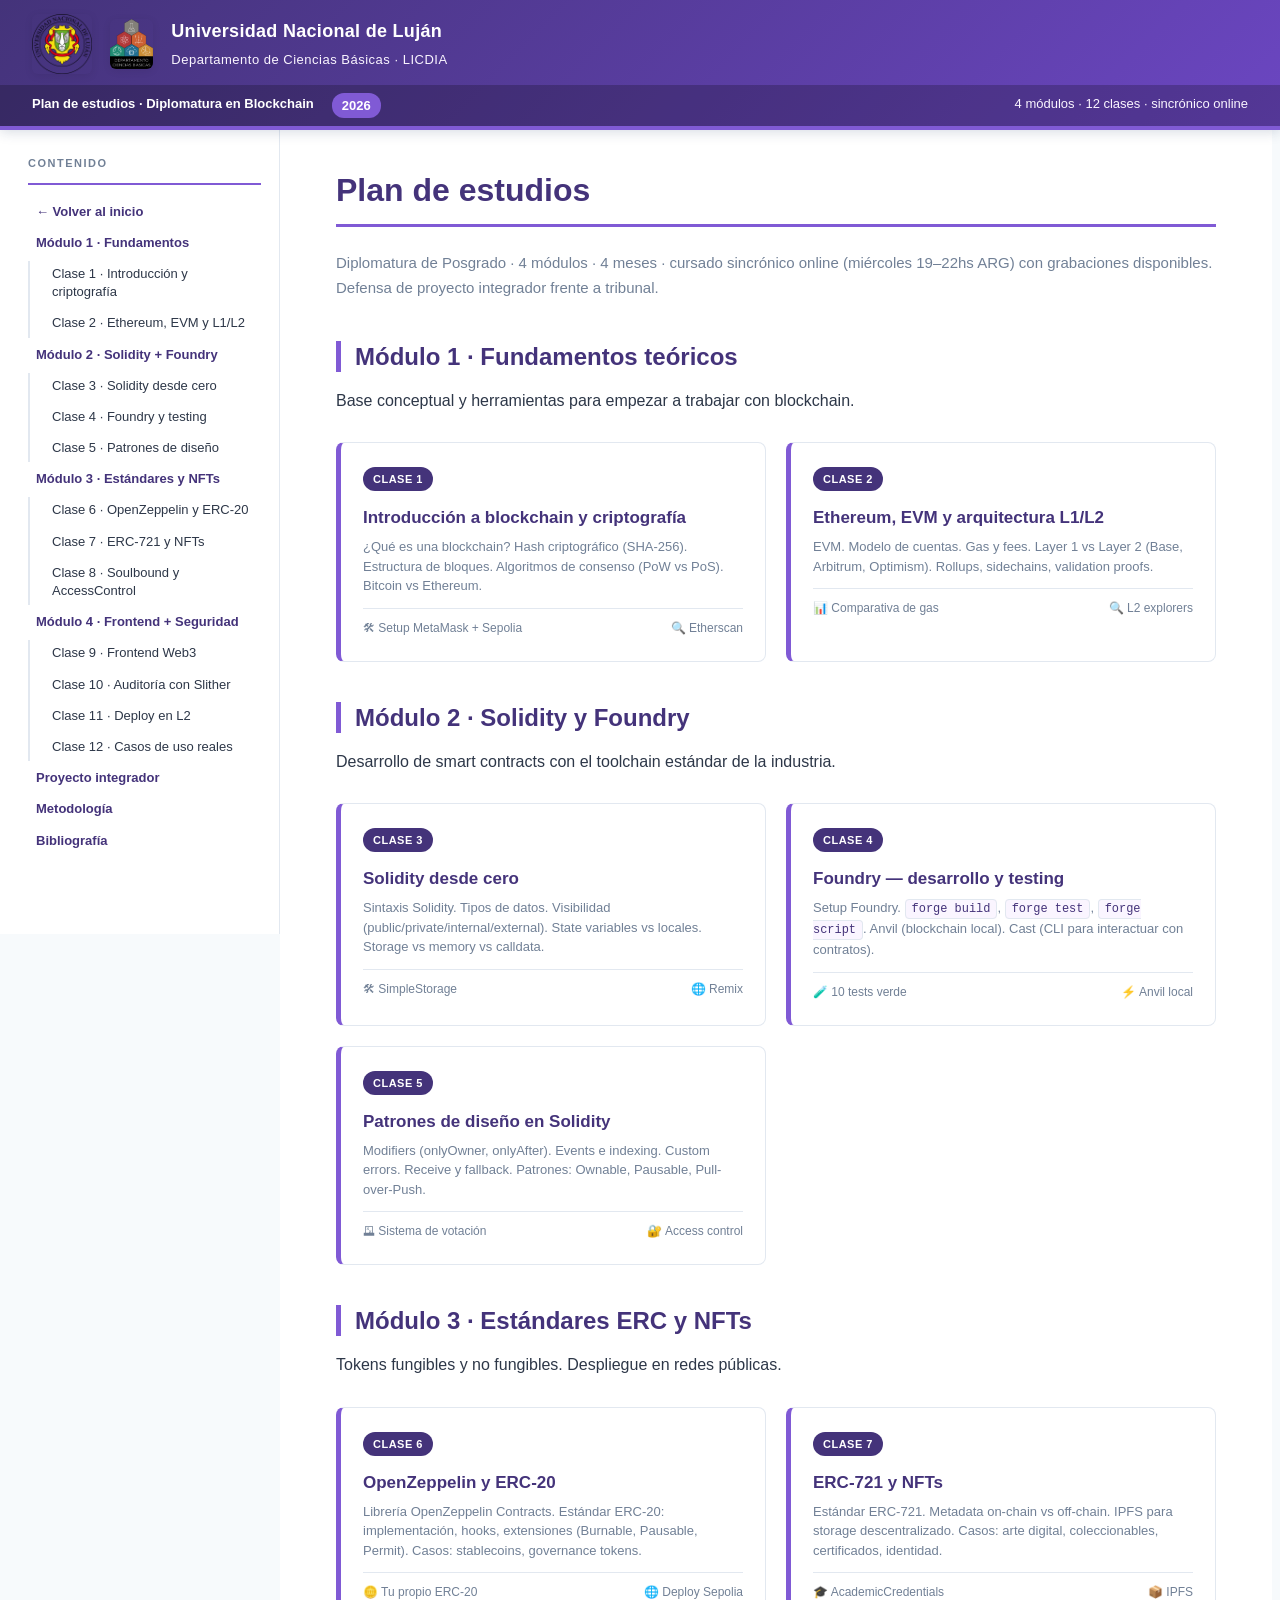
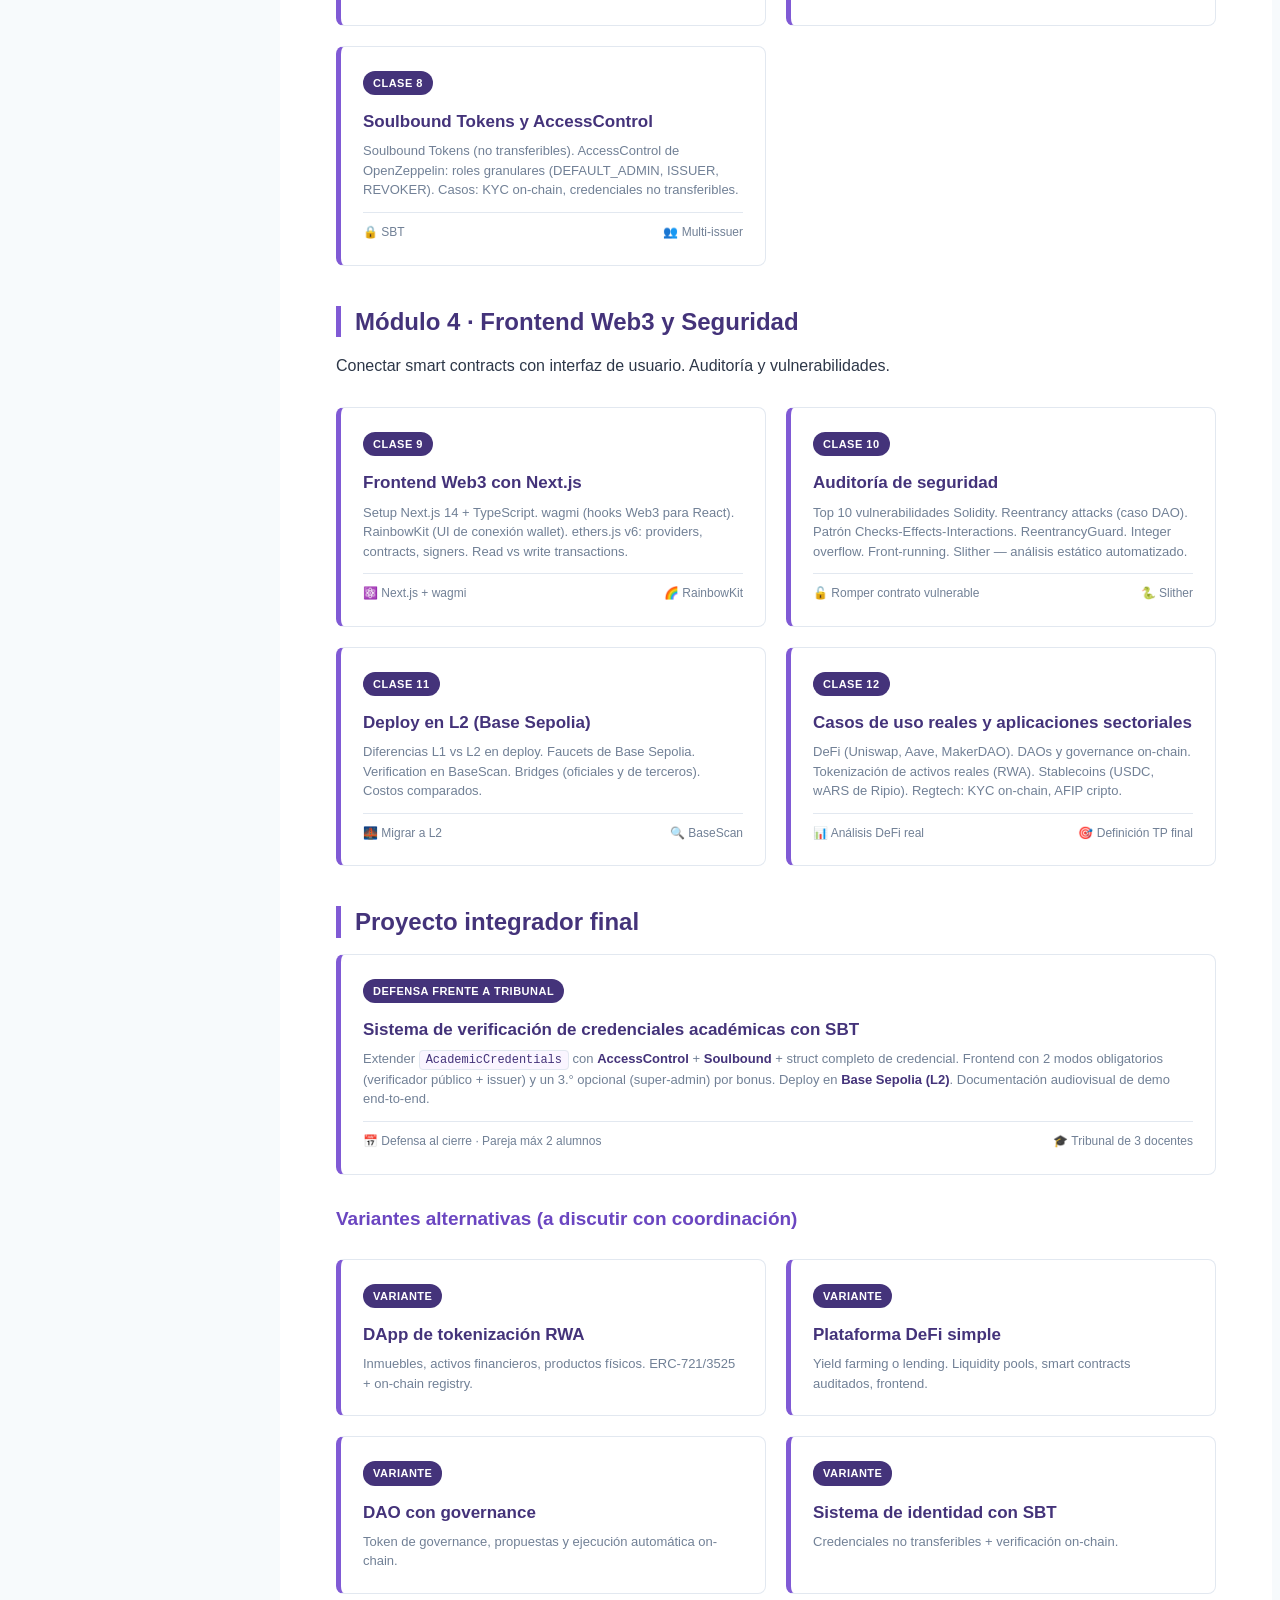
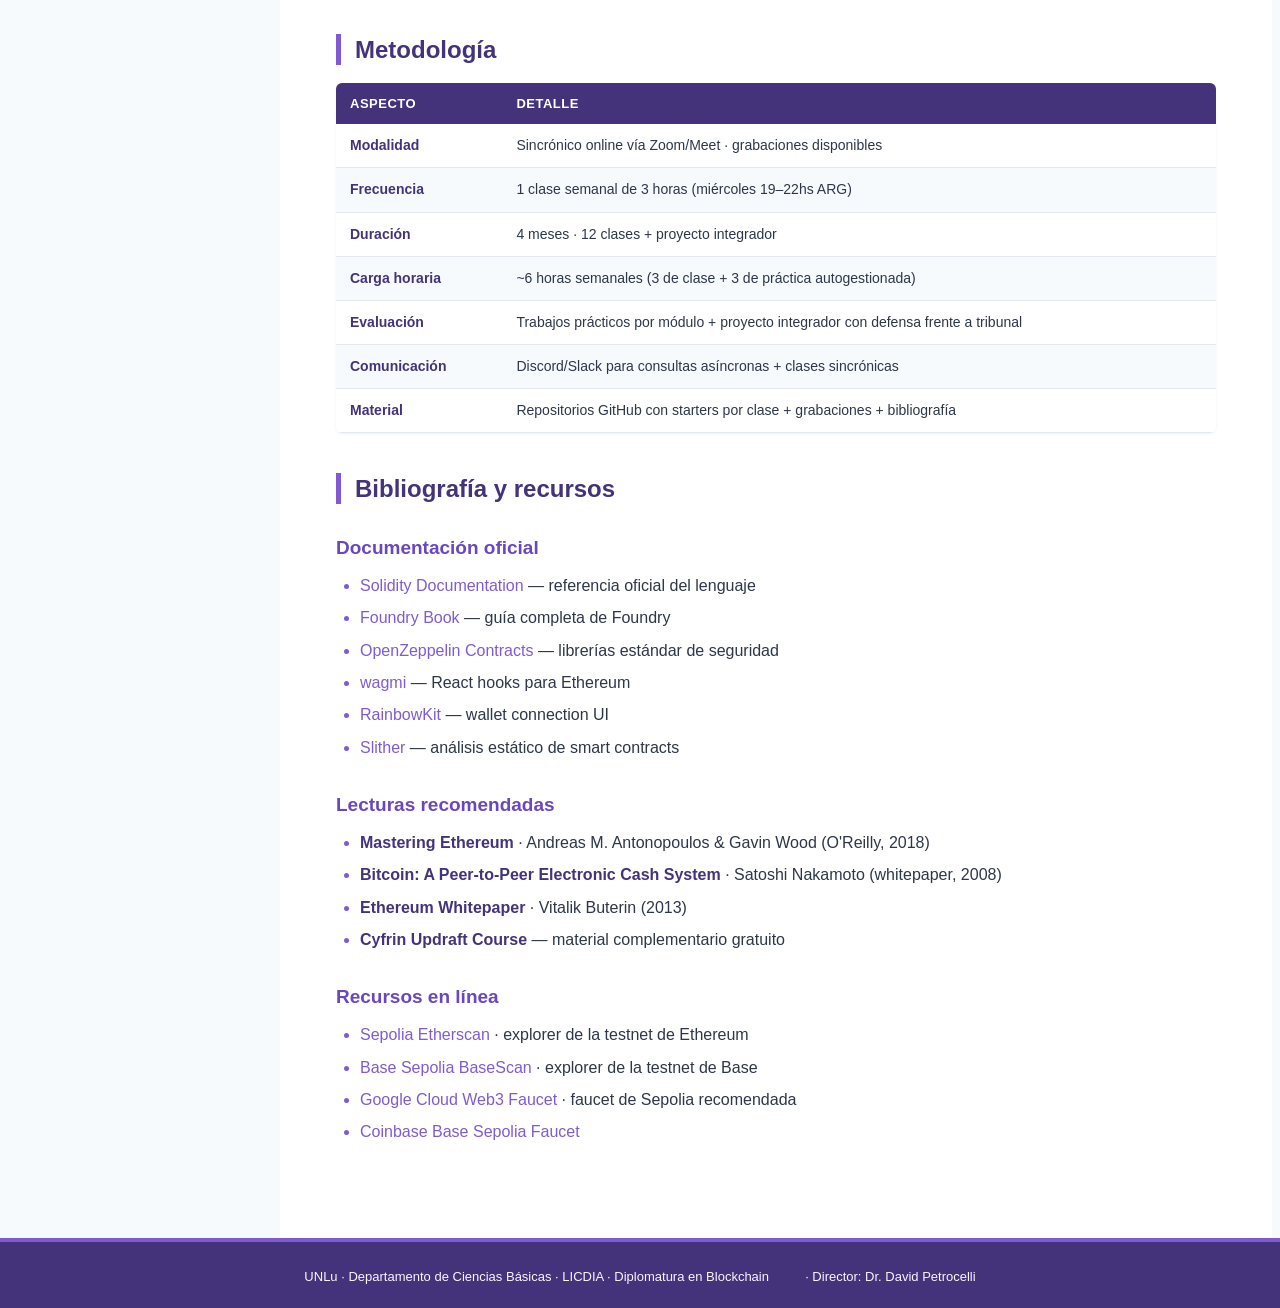
<file: plan-de-estudios.html>
<!DOCTYPE html>
<html lang="es">
<head>
  <meta charset="utf-8">
  <meta name="viewport" content="width=device-width, initial-scale=1.0">
  <title>Plan de estudios · Diplomatura Blockchain UNLu 2026</title>
  <link rel="stylesheet" href="assets/style.css?v=20260507c">
</head>
<body>

<header class="unlu-header">
  <a href="index.html" class="brand" title="Volver al menú principal">
    <img src="assets/unlu_escudo.png" alt="Universidad Nacional de Luján" class="logo unlu">
    <img src="assets/logo_dcb.png" alt="Departamento de Ciencias Básicas" class="logo dcb">
    <div class="brand-text">
      <div class="institution">Universidad Nacional de Luján</div>
      <div class="department">Departamento de Ciencias Básicas · LICDIA</div>
    </div>
  </a>
  <div class="course-bar">
    <span class="course">Plan de estudios · Diplomatura en Blockchain</span>
    <span class="year">2026</span>
    <span class="instructor">4 módulos · 12 clases · sincrónico online</span>
  </div>
</header>

<div class="layout">

<aside class="toc-sidebar">
  <div class="toc-title">Contenido</div>
  <ul>
    <li><a href="index.html">← Volver al inicio</a></li>
    <li><a href="#m1">Módulo 1 · Fundamentos</a>
      <ul>
        <li><a href="#m1-c1">Clase 1 · Introducción y criptografía</a></li>
        <li><a href="#m1-c2">Clase 2 · Ethereum, EVM y L1/L2</a></li>
      </ul>
    </li>
    <li><a href="#m2">Módulo 2 · Solidity + Foundry</a>
      <ul>
        <li><a href="#m2-c3">Clase 3 · Solidity desde cero</a></li>
        <li><a href="#m2-c4">Clase 4 · Foundry y testing</a></li>
        <li><a href="#m2-c5">Clase 5 · Patrones de diseño</a></li>
      </ul>
    </li>
    <li><a href="#m3">Módulo 3 · Estándares y NFTs</a>
      <ul>
        <li><a href="#m3-c6">Clase 6 · OpenZeppelin y ERC-20</a></li>
        <li><a href="#m3-c7">Clase 7 · ERC-721 y NFTs</a></li>
        <li><a href="#m3-c8">Clase 8 · Soulbound y AccessControl</a></li>
      </ul>
    </li>
    <li><a href="#m4">Módulo 4 · Frontend + Seguridad</a>
      <ul>
        <li><a href="#m4-c9">Clase 9 · Frontend Web3</a></li>
        <li><a href="#m4-c10">Clase 10 · Auditoría con Slither</a></li>
        <li><a href="#m4-c11">Clase 11 · Deploy en L2</a></li>
        <li><a href="#m4-c12">Clase 12 · Casos de uso reales</a></li>
      </ul>
    </li>
    <li><a href="#tp-final">Proyecto integrador</a></li>
    <li><a href="#metodologia">Metodología</a></li>
    <li><a href="#bibliografia">Bibliografía</a></li>
  </ul>
</aside>

<main class="content">

<h1>Plan de estudios</h1>
<p style="color: var(--gray); font-size: 15px; margin: 0 0 32px;">
  Diplomatura de Posgrado · 4 módulos · 4 meses · cursado sincrónico online (miércoles 19–22hs ARG) con grabaciones disponibles. Defensa de proyecto integrador frente a tribunal.
</p>

<h2 id="m1">Módulo 1 · Fundamentos teóricos</h2>
<p>Base conceptual y herramientas para empezar a trabajar con blockchain.</p>

<div class="tp-grid">
  <div class="tp-card" style="cursor: default;" id="m1-c1">
    <span class="tp-num">CLASE 1</span>
    <h3>Introducción a blockchain y criptografía</h3>
    <p class="tp-desc">
      ¿Qué es una blockchain? Hash criptográfico (SHA-256). Estructura de bloques.
      Algoritmos de consenso (PoW vs PoS). Bitcoin vs Ethereum.
    </p>
    <div class="tp-meta">
      <span>🛠 Setup MetaMask + Sepolia</span>
      <span>🔍 Etherscan</span>
    </div>
  </div>

  <div class="tp-card" style="cursor: default;" id="m1-c2">
    <span class="tp-num">CLASE 2</span>
    <h3>Ethereum, EVM y arquitectura L1/L2</h3>
    <p class="tp-desc">
      EVM. Modelo de cuentas. Gas y fees. Layer 1 vs Layer 2 (Base, Arbitrum, Optimism).
      Rollups, sidechains, validation proofs.
    </p>
    <div class="tp-meta">
      <span>📊 Comparativa de gas</span>
      <span>🔍 L2 explorers</span>
    </div>
  </div>
</div>

<h2 id="m2">Módulo 2 · Solidity y Foundry</h2>
<p>Desarrollo de smart contracts con el toolchain estándar de la industria.</p>

<div class="tp-grid">
  <div class="tp-card" style="cursor: default;" id="m2-c3">
    <span class="tp-num">CLASE 3</span>
    <h3>Solidity desde cero</h3>
    <p class="tp-desc">
      Sintaxis Solidity. Tipos de datos. Visibilidad (public/private/internal/external).
      State variables vs locales. Storage vs memory vs calldata.
    </p>
    <div class="tp-meta">
      <span>🛠 SimpleStorage</span>
      <span>🌐 Remix</span>
    </div>
  </div>

  <div class="tp-card" style="cursor: default;" id="m2-c4">
    <span class="tp-num">CLASE 4</span>
    <h3>Foundry — desarrollo y testing</h3>
    <p class="tp-desc">
      Setup Foundry. <code>forge build</code>, <code>forge test</code>, <code>forge script</code>.
      Anvil (blockchain local). Cast (CLI para interactuar con contratos).
    </p>
    <div class="tp-meta">
      <span>🧪 10 tests verde</span>
      <span>⚡ Anvil local</span>
    </div>
  </div>

  <div class="tp-card" style="cursor: default;" id="m2-c5">
    <span class="tp-num">CLASE 5</span>
    <h3>Patrones de diseño en Solidity</h3>
    <p class="tp-desc">
      Modifiers (onlyOwner, onlyAfter). Events e indexing. Custom errors. Receive y fallback.
      Patrones: Ownable, Pausable, Pull-over-Push.
    </p>
    <div class="tp-meta">
      <span>🗳 Sistema de votación</span>
      <span>🔐 Access control</span>
    </div>
  </div>
</div>

<h2 id="m3">Módulo 3 · Estándares ERC y NFTs</h2>
<p>Tokens fungibles y no fungibles. Despliegue en redes públicas.</p>

<div class="tp-grid">
  <div class="tp-card" style="cursor: default;" id="m3-c6">
    <span class="tp-num">CLASE 6</span>
    <h3>OpenZeppelin y ERC-20</h3>
    <p class="tp-desc">
      Librería OpenZeppelin Contracts. Estándar ERC-20: implementación, hooks, extensiones
      (Burnable, Pausable, Permit). Casos: stablecoins, governance tokens.
    </p>
    <div class="tp-meta">
      <span>🪙 Tu propio ERC-20</span>
      <span>🌐 Deploy Sepolia</span>
    </div>
  </div>

  <div class="tp-card" style="cursor: default;" id="m3-c7">
    <span class="tp-num">CLASE 7</span>
    <h3>ERC-721 y NFTs</h3>
    <p class="tp-desc">
      Estándar ERC-721. Metadata on-chain vs off-chain. IPFS para storage descentralizado.
      Casos: arte digital, coleccionables, certificados, identidad.
    </p>
    <div class="tp-meta">
      <span>🎓 AcademicCredentials</span>
      <span>📦 IPFS</span>
    </div>
  </div>

  <div class="tp-card" style="cursor: default;" id="m3-c8">
    <span class="tp-num">CLASE 8</span>
    <h3>Soulbound Tokens y AccessControl</h3>
    <p class="tp-desc">
      Soulbound Tokens (no transferibles). AccessControl de OpenZeppelin: roles granulares
      (DEFAULT_ADMIN, ISSUER, REVOKER). Casos: KYC on-chain, credenciales no transferibles.
    </p>
    <div class="tp-meta">
      <span>🔒 SBT</span>
      <span>👥 Multi-issuer</span>
    </div>
  </div>
</div>

<h2 id="m4">Módulo 4 · Frontend Web3 y Seguridad</h2>
<p>Conectar smart contracts con interfaz de usuario. Auditoría y vulnerabilidades.</p>

<div class="tp-grid">
  <div class="tp-card" style="cursor: default;" id="m4-c9">
    <span class="tp-num">CLASE 9</span>
    <h3>Frontend Web3 con Next.js</h3>
    <p class="tp-desc">
      Setup Next.js 14 + TypeScript. wagmi (hooks Web3 para React). RainbowKit (UI de conexión wallet).
      ethers.js v6: providers, contracts, signers. Read vs write transactions.
    </p>
    <div class="tp-meta">
      <span>⚛️ Next.js + wagmi</span>
      <span>🌈 RainbowKit</span>
    </div>
  </div>

  <div class="tp-card" style="cursor: default;" id="m4-c10">
    <span class="tp-num">CLASE 10</span>
    <h3>Auditoría de seguridad</h3>
    <p class="tp-desc">
      Top 10 vulnerabilidades Solidity. Reentrancy attacks (caso DAO). Patrón Checks-Effects-Interactions.
      ReentrancyGuard. Integer overflow. Front-running. Slither — análisis estático automatizado.
    </p>
    <div class="tp-meta">
      <span>🔓 Romper contrato vulnerable</span>
      <span>🐍 Slither</span>
    </div>
  </div>

  <div class="tp-card" style="cursor: default;" id="m4-c11">
    <span class="tp-num">CLASE 11</span>
    <h3>Deploy en L2 (Base Sepolia)</h3>
    <p class="tp-desc">
      Diferencias L1 vs L2 en deploy. Faucets de Base Sepolia. Verification en BaseScan.
      Bridges (oficiales y de terceros). Costos comparados.
    </p>
    <div class="tp-meta">
      <span>🌉 Migrar a L2</span>
      <span>🔍 BaseScan</span>
    </div>
  </div>

  <div class="tp-card" style="cursor: default;" id="m4-c12">
    <span class="tp-num">CLASE 12</span>
    <h3>Casos de uso reales y aplicaciones sectoriales</h3>
    <p class="tp-desc">
      DeFi (Uniswap, Aave, MakerDAO). DAOs y governance on-chain. Tokenización de activos reales (RWA).
      Stablecoins (USDC, wARS de Ripio). Regtech: KYC on-chain, AFIP cripto.
    </p>
    <div class="tp-meta">
      <span>📊 Análisis DeFi real</span>
      <span>🎯 Definición TP final</span>
    </div>
  </div>
</div>

<h2 id="tp-final">Proyecto integrador final</h2>

<a href="#tp-final" class="tp-card">
  <span class="tp-num">DEFENSA FRENTE A TRIBUNAL</span>
  <h3>Sistema de verificación de credenciales académicas con SBT</h3>
  <p class="tp-desc">
    Extender <code>AcademicCredentials</code> con <strong>AccessControl</strong> + <strong>Soulbound</strong> + struct completo de credencial.
    Frontend con 2 modos obligatorios (verificador público + issuer) y un 3.° opcional (super-admin) por bonus.
    Deploy en <strong>Base Sepolia (L2)</strong>. Documentación audiovisual de demo end-to-end.
  </p>
  <div class="tp-meta">
    <span>📅 Defensa al cierre · Pareja máx 2 alumnos</span>
    <span>🎓 Tribunal de 3 docentes</span>
  </div>
</a>

<h3>Variantes alternativas (a discutir con coordinación)</h3>
<div class="tp-grid">
  <div class="tp-card" style="cursor: default;">
    <span class="tp-num">VARIANTE</span>
    <h3>DApp de tokenización RWA</h3>
    <p class="tp-desc">Inmuebles, activos financieros, productos físicos. ERC-721/3525 + on-chain registry.</p>
  </div>
  <div class="tp-card" style="cursor: default;">
    <span class="tp-num">VARIANTE</span>
    <h3>Plataforma DeFi simple</h3>
    <p class="tp-desc">Yield farming o lending. Liquidity pools, smart contracts auditados, frontend.</p>
  </div>
  <div class="tp-card" style="cursor: default;">
    <span class="tp-num">VARIANTE</span>
    <h3>DAO con governance</h3>
    <p class="tp-desc">Token de governance, propuestas y ejecución automática on-chain.</p>
  </div>
  <div class="tp-card" style="cursor: default;">
    <span class="tp-num">VARIANTE</span>
    <h3>Sistema de identidad con SBT</h3>
    <p class="tp-desc">Credenciales no transferibles + verificación on-chain.</p>
  </div>
</div>

<h2 id="metodologia">Metodología</h2>

<table>
  <thead>
    <tr><th>Aspecto</th><th>Detalle</th></tr>
  </thead>
  <tbody>
    <tr><td><strong>Modalidad</strong></td><td>Sincrónico online vía Zoom/Meet · grabaciones disponibles</td></tr>
    <tr><td><strong>Frecuencia</strong></td><td>1 clase semanal de 3 horas (miércoles 19–22hs ARG)</td></tr>
    <tr><td><strong>Duración</strong></td><td>4 meses · 12 clases + proyecto integrador</td></tr>
    <tr><td><strong>Carga horaria</strong></td><td>~6 horas semanales (3 de clase + 3 de práctica autogestionada)</td></tr>
    <tr><td><strong>Evaluación</strong></td><td>Trabajos prácticos por módulo + proyecto integrador con defensa frente a tribunal</td></tr>
    <tr><td><strong>Comunicación</strong></td><td>Discord/Slack para consultas asíncronas + clases sincrónicas</td></tr>
    <tr><td><strong>Material</strong></td><td>Repositorios GitHub con starters por clase + grabaciones + bibliografía</td></tr>
  </tbody>
</table>

<h2 id="bibliografia">Bibliografía y recursos</h2>

<h3>Documentación oficial</h3>
<ul>
  <li><a href="https://docs.soliditylang.org/" target="_blank" rel="noopener noreferrer">Solidity Documentation</a> — referencia oficial del lenguaje</li>
  <li><a href="https://book.getfoundry.sh/" target="_blank" rel="noopener noreferrer">Foundry Book</a> — guía completa de Foundry</li>
  <li><a href="https://docs.openzeppelin.com/contracts/" target="_blank" rel="noopener noreferrer">OpenZeppelin Contracts</a> — librerías estándar de seguridad</li>
  <li><a href="https://wagmi.sh/" target="_blank" rel="noopener noreferrer">wagmi</a> — React hooks para Ethereum</li>
  <li><a href="https://www.rainbowkit.com/" target="_blank" rel="noopener noreferrer">RainbowKit</a> — wallet connection UI</li>
  <li><a href="https://github.com/crytic/slither" target="_blank" rel="noopener noreferrer">Slither</a> — análisis estático de smart contracts</li>
</ul>

<h3>Lecturas recomendadas</h3>
<ul>
  <li><strong>Mastering Ethereum</strong> · Andreas M. Antonopoulos &amp; Gavin Wood (O'Reilly, 2018)</li>
  <li><strong>Bitcoin: A Peer-to-Peer Electronic Cash System</strong> · Satoshi Nakamoto (whitepaper, 2008)</li>
  <li><strong>Ethereum Whitepaper</strong> · Vitalik Buterin (2013)</li>
  <li><strong>Cyfrin Updraft Course</strong> — material complementario gratuito</li>
</ul>

<h3>Recursos en línea</h3>
<ul>
  <li><a href="https://sepolia.etherscan.io" target="_blank" rel="noopener noreferrer">Sepolia Etherscan</a> · explorer de la testnet de Ethereum</li>
  <li><a href="https://sepolia.basescan.org" target="_blank" rel="noopener noreferrer">Base Sepolia BaseScan</a> · explorer de la testnet de Base</li>
  <li><a href="https://cloud.google.com/application/web3/faucet/ethereum/sepolia" target="_blank" rel="noopener noreferrer">Google Cloud Web3 Faucet</a> · faucet de Sepolia recomendada</li>
  <li><a href="https://www.coinbase.com/faucets/base-ethereum-sepolia-faucet" target="_blank" rel="noopener noreferrer">Coinbase Base Sepolia Faucet</a></li>
</ul>

</main>
</div>

<footer class="unlu-footer">
  <div>
    UNLu · Departamento de Ciencias Básicas · LICDIA · Diplomatura en Blockchain
    <strong>2026</strong> · Director: Dr. David Petrocelli
  </div>
</footer>

</body>
</html>
</file>
<file: assets/style.css>
/* ==========================================================
   UNLu / DCB — Sistemas Distribuidos y Programación Paralela
   Branding aligned with pptx-unlu palette
   ========================================================== */

:root {
  --navy: #44337A;
  --dark-blue: #6B46C1;
  --mid-blue: #805AD5;
  --light-blue: #FAF5FF;
  --white: #FFFFFF;
  --off-white: #F7FAFC;
  --gray: #718096;
  --dark-gray: #2D3748;
  --light-gray: #E2E8F0;
  --accent: #E53E3E;
  --green: #38A169;
  --orange: #DD6B20;
  --purple: #805AD5;

  --content-max: 880px;
  --sidebar-w: 280px;
  --header-h: 96px;

  --font-sans: -apple-system, BlinkMacSystemFont, "Segoe UI", "Inter", "Helvetica Neue", Arial, sans-serif;
  --font-mono: "JetBrains Mono", "Fira Code", "SF Mono", Menlo, Consolas, monospace;
}

* { box-sizing: border-box; }

html { scroll-behavior: smooth; }

body {
  margin: 0;
  font-family: var(--font-sans);
  font-size: 16px;
  line-height: 1.65;
  color: var(--dark-gray);
  background: var(--off-white);
  -webkit-font-smoothing: antialiased;
}

/* ============ HEADER ============ */
.unlu-header {
  background: linear-gradient(135deg, var(--navy) 0%, var(--dark-blue) 100%);
  color: var(--white);
  border-bottom: 4px solid var(--mid-blue);
  position: sticky;
  top: 0;
  z-index: 100;
  box-shadow: 0 2px 12px rgba(30, 58, 95, 0.18);
}

.unlu-header .brand {
  display: flex;
  align-items: center;
  gap: 18px;
  padding: 14px 32px 10px;
  max-width: 1400px;
  margin: 0 auto;
  text-decoration: none;
  color: inherit;
  cursor: pointer;
  transition: opacity 0.15s ease;
}

.unlu-header .brand:hover {
  opacity: 0.85;
}

.unlu-header .brand .logo {
  height: 56px;
  width: auto;
  flex-shrink: 0;
}

.unlu-header .brand .logo.unlu { height: 60px; }
.unlu-header .brand .logo.dcb  { height: 50px; }

.unlu-header .brand-text {
  flex: 1;
  display: flex;
  flex-direction: column;
  gap: 2px;
}

.unlu-header .institution {
  font-size: 18px;
  font-weight: 700;
  letter-spacing: 0.3px;
}

.unlu-header .department {
  font-size: 13px;
  font-weight: 400;
  color: var(--light-blue);
  letter-spacing: 0.5px;
}

.unlu-header .course-bar {
  background: rgba(0, 0, 0, 0.22);
  padding: 8px 32px;
  display: flex;
  flex-wrap: wrap;
  gap: 18px;
  font-size: 13px;
  max-width: 1400px;
  margin: 0 auto;
}

.unlu-header .course-bar .course {
  font-weight: 600;
  color: var(--white);
}

.unlu-header .course-bar .year {
  background: var(--mid-blue);
  color: var(--white);
  padding: 2px 10px;
  border-radius: 12px;
  font-weight: 600;
}

.unlu-header .course-bar .instructor {
  color: var(--light-blue);
  margin-left: auto;
}

/* ============ LAYOUT ============ */
.layout {
  display: grid;
  grid-template-columns: var(--sidebar-w) 1fr;
  max-width: 1400px;
  margin: 0 auto;
  gap: 0;
}

/* Allow grid items to shrink below their intrinsic content size, so wide
   children (pre, table, long URLs) trigger their own overflow-x instead of
   stretching the grid track. Without this, the layout grows horizontally
   on narrow viewports and breaks responsive design. */
.layout > * { min-width: 0; }

/* ============ SIDEBAR / TOC ============ */
.toc-sidebar {
  position: sticky;
  top: var(--header-h);
  align-self: start;
  height: calc(100vh - var(--header-h));
  overflow-y: auto;
  padding: 24px 18px 24px 28px;
  border-right: 1px solid var(--light-gray);
  background: var(--white);
  font-size: 14px;
}

.toc-title {
  font-size: 11px;
  font-weight: 700;
  letter-spacing: 1.5px;
  text-transform: uppercase;
  color: var(--gray);
  margin-bottom: 14px;
  padding-bottom: 10px;
  border-bottom: 2px solid var(--mid-blue);
}

.toc-sidebar ul {
  list-style: none;
  padding-left: 0;
  margin: 0;
}

.toc-sidebar ul ul {
  padding-left: 14px;
  margin-top: 4px;
  border-left: 2px solid var(--light-gray);
}

.toc-sidebar li {
  margin: 4px 0;
}

.toc-sidebar a {
  color: var(--dark-gray);
  text-decoration: none;
  display: block;
  padding: 4px 8px;
  border-radius: 4px;
  transition: all 0.15s;
  font-size: 13px;
  line-height: 1.4;
  overflow-wrap: anywhere;
  word-break: break-word;
}

.toc-sidebar a:hover {
  background: var(--light-blue);
  color: var(--navy);
}

.toc-sidebar > ul > li > a {
  font-weight: 600;
  color: var(--navy);
}

/* ============ MAIN CONTENT ============ */
.content {
  padding: 40px 56px 80px;
  max-width: calc(var(--content-max) + 112px);
  background: var(--white);
  min-height: calc(100vh - var(--header-h));
}

.content > h1:first-child {
  margin-top: 0;
}

/* ============ TYPOGRAPHY ============ */
h1, h2, h3, h4, h5, h6 {
  color: var(--navy);
  font-weight: 700;
  line-height: 1.3;
  scroll-margin-top: calc(var(--header-h) + 20px);
}

h1 {
  font-size: 32px;
  border-bottom: 3px solid var(--mid-blue);
  padding-bottom: 12px;
  margin: 0 0 24px;
}

h2 {
  font-size: 24px;
  margin: 40px 0 16px;
  padding-left: 14px;
  border-left: 5px solid var(--mid-blue);
}

h3 {
  font-size: 19px;
  margin: 32px 0 12px;
  color: var(--dark-blue);
}

h4 {
  font-size: 16px;
  margin: 24px 0 10px;
  color: var(--dark-blue);
  text-transform: uppercase;
  letter-spacing: 0.5px;
}

p {
  margin: 12px 0;
}

strong { color: var(--navy); font-weight: 700; }

a {
  color: var(--mid-blue);
  text-decoration: none;
  border-bottom: 1px solid transparent;
  transition: border-color 0.15s;
  overflow-wrap: anywhere;
  word-break: break-word;
}

a:hover { border-bottom-color: var(--mid-blue); }

/* Don't break navigation buttons / pills (they have short labels) */
.back-to-menu,
.tp-card .tp-num,
.banner-pill,
.toc-btn,
.page-prev-next a,
.flow-step,
.unlu-header .brand,
.unlu-footer a {
  overflow-wrap: normal;
  word-break: normal;
}

/* ============ LISTS ============ */
ul, ol { padding-left: 24px; margin: 12px 0; }
li { margin: 6px 0; }
li > p { margin: 4px 0; }

ul li::marker { color: var(--mid-blue); }
ol li::marker { color: var(--navy); font-weight: 700; }

/* ============ CODE ============ */
code {
  font-family: var(--font-mono);
  font-size: 0.92em;
  background: var(--light-blue);
  color: var(--navy);
  padding: 2px 6px;
  border-radius: 4px;
  border: 1px solid var(--light-gray);
  /* Allow long inline code (URLs, identifiers) to break on narrow viewports */
  overflow-wrap: anywhere;
  word-break: break-word;
}

/* Inline code inside pre keeps its no-wrap behavior (pre handles overflow-x) */
pre code, pre code.sourceCode { overflow-wrap: normal; word-break: normal; }

pre {
  background: #1A1A2E;
  color: #E2E8F0;
  padding: 18px 22px;
  border-radius: 8px;
  overflow-x: auto;
  font-size: 13.5px;
  line-height: 1.55;
  border-left: 4px solid var(--mid-blue);
  margin: 18px 0;
  box-shadow: 0 2px 8px rgba(0, 0, 0, 0.08);
}

pre code {
  background: transparent;
  color: inherit;
  padding: 0;
  border: none;
  font-size: inherit;
}

/* Pandoc highlight (skylighting / tango-ish) overrides for dark bg */
pre.sourceCode { background: #1A1A2E; }
code.sourceCode > span { color: #E2E8F0; }
.sourceCode .kw { color: #FF79C6; }   /* keywords */
.sourceCode .dt { color: #8BE9FD; }   /* data types */
.sourceCode .st { color: #F1FA8C; }   /* strings */
.sourceCode .co { color: #6272A4; font-style: italic; }
.sourceCode .dv, .sourceCode .fl { color: #BD93F9; }
.sourceCode .fu { color: #50FA7B; }   /* functions */
.sourceCode .op { color: #FF79C6; }
.sourceCode .va { color: #F8F8F2; }
.sourceCode .cf { color: #FF79C6; }   /* control flow */
.sourceCode .bu { color: #8BE9FD; }   /* built-in */
.sourceCode .at { color: #50FA7B; }
.sourceCode .er { color: #FF5555; }

/* ============ TABLES ============ */
table {
  width: 100%;
  border-collapse: collapse;
  margin: 18px 0;
  font-size: 14px;
  box-shadow: 0 1px 3px rgba(0, 0, 0, 0.06);
  border-radius: 6px;
  overflow: hidden;
}

th {
  background: var(--navy);
  color: var(--white);
  text-align: left;
  padding: 10px 14px;
  font-weight: 600;
  font-size: 13px;
  text-transform: uppercase;
  letter-spacing: 0.5px;
}

td {
  padding: 10px 14px;
  border-bottom: 1px solid var(--light-gray);
  vertical-align: top;
}

tr:nth-child(even) td { background: var(--off-white); }
tr:hover td { background: var(--light-blue); }

/* ============ BLOCKQUOTE ============ */
blockquote {
  margin: 18px 0;
  padding: 14px 22px;
  background: var(--light-blue);
  border-left: 5px solid var(--mid-blue);
  color: var(--dark-gray);
  border-radius: 0 6px 6px 0;
}

blockquote p { margin: 6px 0; }

/* ============ HORIZONTAL RULES ============ */
hr {
  border: none;
  height: 2px;
  background: linear-gradient(90deg, transparent, var(--mid-blue), transparent);
  margin: 36px 0;
}

/* ============ IMAGES ============ */
img {
  max-width: 100%;
  height: auto;
  border-radius: 6px;
  box-shadow: 0 2px 8px rgba(0, 0, 0, 0.08);
}

/* ============ FOOTER ============ */
.unlu-footer {
  background: var(--navy);
  color: var(--light-blue);
  padding: 24px 32px;
  text-align: center;
  font-size: 13px;
  border-top: 4px solid var(--mid-blue);
}

.unlu-footer a { color: var(--light-blue); }

/* ============ INDEX / LANDING ============ */
.tp-grid {
  display: grid;
  grid-template-columns: repeat(auto-fill, minmax(320px, 1fr));
  gap: 20px;
  margin-top: 28px;
}

.tp-card {
  background: var(--white);
  border: 1px solid var(--light-gray);
  border-left: 5px solid var(--mid-blue);
  border-radius: 8px;
  padding: 22px;
  transition: all 0.2s;
  text-decoration: none;
  color: inherit;
  display: block;
}

.tp-card:hover {
  transform: translateY(-3px);
  box-shadow: 0 6px 18px rgba(30, 58, 95, 0.15);
  border-left-color: var(--accent);
  border-bottom-color: transparent;
}

.tp-card .tp-num {
  display: inline-block;
  background: var(--navy);
  color: var(--white);
  font-size: 11px;
  font-weight: 700;
  padding: 3px 10px;
  border-radius: 12px;
  letter-spacing: 0.5px;
  margin-bottom: 10px;
}

.tp-card h3 {
  margin: 6px 0 8px;
  font-size: 17px;
  color: var(--navy);
}

.tp-card .tp-desc {
  font-size: 13px;
  color: var(--gray);
  line-height: 1.5;
  margin: 0;
}

.tp-card .tp-meta {
  margin-top: 12px;
  padding-top: 10px;
  border-top: 1px solid var(--light-gray);
  font-size: 12px;
  color: var(--gray);
  display: flex;
  justify-content: space-between;
}

.coming-soon {
  opacity: 0.55;
  border-left-color: var(--gray);
  cursor: not-allowed;
  pointer-events: none;
}

.coming-soon .tp-num { background: var(--gray); }

/* ============ RESPONSIVE ============ */
@media (max-width: 980px) {
  .layout { grid-template-columns: 1fr; }
  .toc-sidebar {
    position: static;
    height: auto;
    border-right: none;
    border-bottom: 1px solid var(--light-gray);
    padding: 18px 24px;
  }
  /* !important needed to override inline style="padding:..." on index.html */
  .content { padding: 28px 24px 60px !important; }
  .unlu-header .brand { padding: 12px 20px 8px; }
  .unlu-header .institution { font-size: 16px; }
  .unlu-header .department { font-size: 12px; }
  .unlu-header .course-bar { padding: 8px 20px; font-size: 12px; }
  .unlu-header .course-bar .instructor { margin-left: 0; width: 100%; }
  h1 { font-size: 26px; }
  h2 { font-size: 21px; }
  /* Tables: allow horizontal scroll when too wide for viewport */
  table { display: block; overflow-x: auto; -webkit-overflow-scrolling: touch; }
}

@media (max-width: 560px) {
  .unlu-header .brand .logo.unlu { height: 44px; }
  .unlu-header .brand .logo.dcb  { height: 38px; }
  .unlu-header .brand-text { font-size: 13px; }
  .unlu-header .institution { font-size: 14px; }
  .unlu-header .department { font-size: 11px; line-height: 1.25; }
  .unlu-header .brand { gap: 12px; padding: 10px 14px 6px; }
  .unlu-header .brand .logo.dcb { height: 34px; }
  .unlu-header .course-bar {
    padding: 6px 14px; font-size: 11px; gap: 10px;
    flex-direction: column; align-items: flex-start;
  }
  .unlu-header .course-bar .instructor { margin-left: 0; }
  /* !important needed to override inline style="padding:..." on index.html */
  .content { padding: 20px 14px 40px !important; }
  /* Headings shrink for narrow screens */
  h1 { font-size: 22px; }
  h2 { font-size: 18px; }
  h3 { font-size: 16px; }
  details.section-collapsible > summary { font-size: 18px; padding-left: 12px; }
  /* TOC sidebar narrower padding on small screens */
  .toc-sidebar { padding: 14px 16px; }
  /* Inline TOC tighter padding */
  .toc-inline { padding: 12px 14px; margin: 16px 0 24px; }
  /* Code blocks: smaller font */
  pre { padding: 14px 16px; font-size: 12.5px; }
  /* Make sidebar FAB smaller */
  .sidebar-toggle-btn.sidebar-show { width: 42px; height: 42px; bottom: 16px; left: 16px; font-size: 18px; }
  /* Floating breadcrumb spacing */
  .page-breadcrumb { font-size: 11px; flex-wrap: wrap; }
  /* Page nav top: tighten */
  .page-nav-top { gap: 8px; margin-bottom: 14px; padding-bottom: 10px; }
  .back-to-menu { font-size: 12px; padding: 7px 12px; }
  /* TP cards / index landing: ensure they breathe */
  .tp-grid { grid-template-columns: 1fr; gap: 14px; }
  .tp-card { padding: 18px; }
  .tp-card .tp-meta { flex-direction: column; gap: 4px; align-items: flex-start; }
  /* Footer */
  .unlu-footer { padding: 18px 14px; font-size: 12px; line-height: 1.5; }
}

/* ============ SIDEBAR TOGGLE ============ */
.toc-header {
  display: flex;
  align-items: center;
  justify-content: space-between;
  gap: 8px;
  margin-bottom: 14px;
}
.toc-header .toc-title { margin: 0; }

.sidebar-toggle-btn {
  font-family: inherit;
  cursor: pointer;
  background: white;
  border: 1px solid var(--light-gray);
  color: var(--gray);
  border-radius: 4px;
  width: 26px;
  height: 26px;
  display: inline-flex;
  align-items: center;
  justify-content: center;
  font-size: 14px;
  line-height: 1;
  padding: 0;
  transition: all 0.12s ease;
}
.sidebar-toggle-btn:hover {
  color: var(--accent);
  border-color: var(--accent);
}

/* Floating "show" button — bottom-left FAB, only visible when sidebar is hidden.
   Lives ABOVE the sticky header (which is z-index 100). */
.sidebar-toggle-btn.sidebar-show {
  position: fixed;
  bottom: 24px;
  left: 24px;
  z-index: 200;
  display: none;
  width: 48px;
  height: 48px;
  border-radius: 50%;
  font-size: 20px;
  color: white;
  background: var(--mid-blue);
  border: 0;
  box-shadow: 0 4px 14px rgba(0,0,0,0.22);
}
.sidebar-toggle-btn.sidebar-show:hover {
  background: var(--accent);
  border-color: var(--accent);
  color: white;
  transform: translateY(-1px);
  box-shadow: 0 6px 18px rgba(0,0,0,0.28);
}
.sidebar-toggle-btn.sidebar-show.visible {
  display: inline-flex;
  align-items: center;
  justify-content: center;
}

/* When sidebar is hidden, collapse the layout grid */
.layout.sidebar-hidden { grid-template-columns: 1fr !important; }
.layout.sidebar-hidden .toc-sidebar { display: none; }

/* ============ INLINE TOC (Índice del documento) ============ */
.toc-inline {
  background: #f7faff;
  border: 1px solid var(--light-gray);
  border-left: 4px solid var(--mid-blue);
  border-radius: 6px;
  padding: 14px 20px;
  margin: 20px 0 32px;
  font-size: 14px;
}
.toc-inline > summary {
  cursor: pointer;
  font-weight: 700;
  color: var(--navy);
  font-size: 15px;
  padding: 4px 0;
  list-style: none;
  user-select: none;
}
.toc-inline > summary::-webkit-details-marker { display: none; }
.toc-inline > summary::before {
  content: '▸';
  display: inline-block;
  margin-right: 8px;
  color: var(--accent);
  transition: transform 0.15s ease;
}
.toc-inline[open] > summary::before { transform: rotate(90deg); }
.toc-inline ul {
  margin: 12px 0 4px;
  padding-left: 20px;
  list-style: none;
}
.toc-inline ul ul { margin: 4px 0; padding-left: 14px; }
.toc-inline li { margin: 4px 0; }
.toc-inline a {
  color: var(--dark-blue);
  text-decoration: none;
  border-bottom: 1px dotted transparent;
  overflow-wrap: anywhere;
  word-break: break-word;
}
.toc-inline a:hover {
  color: var(--accent);
  border-bottom-color: var(--accent);
}
.toc-inline > ul > li > a { font-weight: 600; }

.toc-controls {
  display: flex;
  gap: 18px;
  margin-top: 14px;
  padding-top: 10px;
  border-top: 1px solid var(--light-gray);
  font-size: 12px;
}
.toc-btn {
  font-family: inherit;
  font-size: 12px;
  font-weight: 500;
  color: var(--gray);
  background: transparent;
  border: 0;
  border-bottom: 1px dotted var(--gray);
  padding: 0 0 1px 0;
  margin: 0;
  cursor: pointer;
  line-height: 1.4;
  transition: color 0.12s ease, border-color 0.12s ease;
}
.toc-btn:hover {
  color: var(--accent);
  border-bottom-color: var(--accent);
  border-bottom-style: solid;
}
.toc-btn::before {
  display: inline-block;
  margin-right: 4px;
  font-size: 11px;
  color: inherit;
  vertical-align: baseline;
}
.toc-btn[data-action="expand-all"]::before { content: '＋'; }
.toc-btn[data-action="collapse-all"]::before { content: '−'; }

/* ============ COLLAPSIBLE H2 SECTIONS ============ */
details.section-collapsible {
  margin: 40px 0 16px;
}
details.section-collapsible > summary {
  cursor: pointer;
  list-style: none;
  font-size: 24px;
  font-weight: 700;
  color: var(--navy);
  padding: 6px 0 6px 14px;
  border-left: 5px solid var(--mid-blue);
  position: relative;
  user-select: none;
}
details.section-collapsible > summary::-webkit-details-marker { display: none; }
details.section-collapsible > summary::after {
  content: '▾';
  position: absolute;
  right: 6px;
  top: 50%;
  transform: translateY(-50%);
  font-size: 14px;
  color: var(--gray);
  transition: transform 0.15s ease;
}
details.section-collapsible:not([open]) > summary::after {
  transform: translateY(-50%) rotate(-90deg);
}
details.section-collapsible > summary:hover {
  color: var(--accent);
  border-left-color: var(--accent);
}
details.section-collapsible:not([open]) > summary {
  border-left-color: var(--gray);
  margin-bottom: 0;
}
/* Avoid double-margin on first h3 inside details */
details.section-collapsible > h3:first-of-type,
details.section-collapsible > p:first-of-type {
  margin-top: 16px;
}

/* ============ PRINT ============ */
@media print {
  .unlu-header { position: static; box-shadow: none; }
  .toc-sidebar, .toc-inline { display: none; }
  .layout { grid-template-columns: 1fr; }
  .content { padding: 0; max-width: 100%; }
  pre { box-shadow: none; }
  body { background: white; font-size: 11pt; }
  a { color: var(--navy); }
  /* Force all collapsibles open when printing */
  details.section-collapsible { display: block !important; }
  details.section-collapsible > summary { list-style: none; pointer-events: none; }
  details.section-collapsible > summary::after { display: none; }
}

/* ============ PAGE NAV (back to menu) ============ */
.page-nav-top {
  display: flex;
  flex-direction: column;
  align-items: flex-start;
  gap: 12px;
  margin-bottom: 18px;
  padding-bottom: 14px;
  border-bottom: 1px solid var(--light-gray);
}

.page-nav-bottom {
  margin-top: 48px;
  padding-top: 20px;
  border-top: 2px solid var(--light-gray);
  text-align: center;
}

.back-to-menu {
  display: inline-flex;
  align-items: center;
  gap: 6px;
  padding: 8px 14px;
  background: var(--navy);
  color: #fff;
  text-decoration: none;
  border-radius: 6px;
  font-size: 13px;
  font-weight: 600;
  transition: background 0.15s ease;
}

.back-to-menu:hover {
  background: var(--accent);
  color: #fff;
}

.banner-pill {
  display: inline-block;
  background: var(--accent);
  color: #fff;
  font-size: 11px;
  font-weight: 700;
  padding: 4px 12px;
  border-radius: 12px;
  letter-spacing: 0.6px;
}

/* ============ BREADCRUMB (template.html, top of every page) ============ */
.page-breadcrumb {
  font-size: 12px;
  color: var(--gray);
  margin: 0 0 10px;
  display: flex;
  align-items: center;
  gap: 6px;
  line-height: 1.4;
}
.page-breadcrumb a {
  color: var(--gray);
  text-decoration: none;
  border-bottom: 1px dotted transparent;
  transition: color 0.12s ease, border-color 0.12s ease;
}
.page-breadcrumb a:hover {
  color: var(--mid-blue);
  border-bottom-color: var(--mid-blue);
}
.page-breadcrumb .sep {
  color: var(--gray);
  opacity: 0.55;
  font-weight: 400;
}
.page-breadcrumb .current {
  color: var(--navy);
  font-weight: 700;
}

/* ============ PAGE PREV / NEXT NAV (template.html, bottom of body) ============ */
.page-prev-next {
  display: flex;
  justify-content: space-between;
  align-items: stretch;
  gap: 16px;
  margin: 48px 0 16px;
}
.page-prev-next .prev-link,
.page-prev-next .next-link {
  flex: 1 1 0;
  display: flex;
  align-items: center;
  gap: 12px;
  padding: 14px 18px;
  background: var(--navy);
  color: #fff;
  text-decoration: none;
  border-radius: 8px;
  border: 1px solid var(--navy);
  font-weight: 600;
  font-size: 14px;
  transition: background 0.15s ease, transform 0.15s ease, box-shadow 0.15s ease;
  min-height: 64px;
}
.page-prev-next .prev-link { justify-content: flex-start; text-align: left; }
.page-prev-next .next-link { justify-content: flex-end;   text-align: right; }
.page-prev-next a:hover {
  background: var(--accent);
  border-color: var(--accent);
  color: #fff;
  transform: translateY(-1px);
  box-shadow: 0 4px 12px rgba(30, 58, 95, 0.18);
}
.page-prev-next .arrow {
  font-size: 20px;
  line-height: 1;
  flex-shrink: 0;
}
.page-prev-next .nav-meta {
  display: flex;
  flex-direction: column;
  gap: 2px;
  min-width: 0;
}
.page-prev-next .nav-label {
  font-size: 11px;
  font-weight: 700;
  text-transform: uppercase;
  letter-spacing: 0.7px;
  opacity: 0.75;
}
.page-prev-next .nav-title {
  font-size: 14px;
  font-weight: 600;
  white-space: nowrap;
  overflow: hidden;
  text-overflow: ellipsis;
}
@media (max-width: 560px) {
  .page-prev-next { flex-direction: column; gap: 10px; }
  .page-prev-next .prev-link,
  .page-prev-next .next-link {
    width: 100%;
    justify-content: flex-start;
    text-align: left;
  }
  .page-prev-next .next-link { flex-direction: row-reverse; }
}

/* ============ FLOW DIAGRAM (index.html — visual chronological flow) ============ */
.flow-diagram {
  display: flex;
  align-items: stretch;
  justify-content: center;
  gap: 12px;
  flex-wrap: wrap;
  margin: 8px 0 36px;
  padding: 18px;
  background: var(--off-white);
  border: 1px solid var(--light-gray);
  border-radius: 10px;
}
.flow-step {
  flex: 1 1 180px;
  min-width: 160px;
  max-width: 240px;
  display: flex;
  flex-direction: column;
  align-items: center;
  justify-content: center;
  text-align: center;
  gap: 6px;
  padding: 14px 12px;
  border-radius: 8px;
  text-decoration: none;
  transition: transform 0.15s ease, box-shadow 0.15s ease, border-color 0.15s ease;
  border: 2px solid transparent;
}
.flow-step .step-num {
  font-size: 13px;
  font-weight: 700;
  letter-spacing: 0.4px;
  text-transform: uppercase;
}
.flow-step .step-name {
  font-size: 13px;
  font-weight: 500;
  line-height: 1.35;
}
.flow-step .step-status {
  font-size: 11px;
  font-weight: 600;
  margin-top: 4px;
  letter-spacing: 0.2px;
}
.flow-step.open {
  background: var(--navy);
  color: #fff;
  border-color: var(--mid-blue);
}
.flow-step.open .step-num,
.flow-step.open .step-name { color: #fff; }
.flow-step.open .step-status { color: var(--light-blue); }
.flow-step.open:hover {
  transform: translateY(-2px);
  box-shadow: 0 6px 18px rgba(30, 58, 95, 0.22);
  border-color: var(--accent);
}
.flow-step.closed {
  background: var(--light-gray);
  color: var(--dark-gray);
  border-color: var(--light-gray);
  opacity: 0.85;
}
.flow-step.closed .step-num { color: var(--navy); }
.flow-step.closed .step-name { color: var(--dark-gray); }
.flow-step.closed .step-status { color: var(--green); }
.flow-step.closed:hover {
  transform: translateY(-2px);
  box-shadow: 0 4px 14px rgba(0, 0, 0, 0.10);
  border-color: var(--gray);
  opacity: 1;
}
.flow-arrow {
  align-self: center;
  font-size: 24px;
  font-weight: 700;
  color: var(--mid-blue);
  flex-shrink: 0;
  user-select: none;
}
.flow-arrow-strong {
  font-size: 28px;
  color: #15803d;
}

/* Ejercitación 3 — Blockchain (módulo nuevo, naranja para diferenciarla) */
.flow-step-blockchain {
  background: linear-gradient(135deg, #d97706 0%, #b45309 100%) !important;
  border-color: #f59e0b !important;
  box-shadow: 0 2px 8px rgba(217, 119, 6, 0.25);
}
.flow-step-blockchain .step-num,
.flow-step-blockchain .step-name { color: #fff !important; }
.flow-step-blockchain .step-status { color: #fde68a !important; }
.flow-step-blockchain:hover {
  transform: translateY(-2px);
  box-shadow: 0 6px 18px rgba(217, 119, 6, 0.40);
  border-color: #fbbf24 !important;
}

/* TPC — el destino final (verde, más grande visualmente) */
.flow-step-tpc {
  background: linear-gradient(135deg, #15803d 0%, #166534 100%) !important;
  border-color: #22c55e !important;
  flex-basis: 220px !important;
  box-shadow: 0 2px 10px rgba(21, 128, 61, 0.30);
  position: relative;
}
.flow-step-tpc .step-num,
.flow-step-tpc .step-name { color: #fff !important; }
.flow-step-tpc .step-num { font-size: 14px; }
.flow-step-tpc .step-name { font-size: 14px; font-weight: 600; }
.flow-step-tpc .step-status { color: #bbf7d0 !important; }
.flow-step-tpc:hover {
  transform: translateY(-3px);
  box-shadow: 0 8px 20px rgba(21, 128, 61, 0.40);
  border-color: #4ade80 !important;
}
@media (max-width: 720px) {
  .flow-diagram { flex-direction: column; align-items: stretch; }
  .flow-step { max-width: none; }
  .flow-arrow {
    transform: rotate(90deg);
    font-size: 20px;
    margin: 0 auto;
  }
}

/* ---- "Próximamente" / next-up variant ----
   For practices that are visible/linkable but not yet the active deliverable.
   Used by both flow-step and tp-card. Muted accent vs the active entrega. */
.flow-step.open.next-up {
  background: var(--mid-blue);
  border-color: var(--accent);
  border-style: dashed;
}
.flow-step.open.next-up .step-status { color: #fff; opacity: 0.92; }

.tp-card.next-up {
  border-left-color: var(--accent);
  border-left-style: dashed;
  background: var(--off-white);
}
.tp-card.next-up .tp-num {
  background: var(--accent);
  color: var(--navy);
}

/* === Flow diagram + task cards (de diplounq2026, paleta morada) === */
/* ============ FLOW DIAGRAM (index.html — visual chronological flow) ============ */
.flow-diagram {
  display: grid;
  grid-template-columns: 1fr 1fr;
  gap: 18px;
  margin: 8px 0 36px;
  padding: 18px;
  background: var(--off-white);
  border: 1px solid var(--light-gray);
  border-radius: 10px;
}
/* Arrows are noisy when each card is large; hide on the 2x2 grid layout */
.flow-diagram .flow-arrow { display: none; }

/* Default styling so cards without .open/.closed (e.g. "próximamente")
   still get a visible background + border. */
.flow-step {
  background: #fff;
  border: 2px solid var(--light-gray);
  color: var(--dark-gray);
  min-width: 0;
  max-width: none;
  display: flex;
  flex-direction: column;
  align-items: stretch;
  justify-content: flex-start;
  text-align: center;
  gap: 8px;
  padding: 16px 14px;
  border-radius: 10px;
  text-decoration: none;
  transition: transform 0.15s ease, box-shadow 0.15s ease, border-color 0.15s ease;
  border: 2px solid transparent;
}

/* Two sub-cards inside each flow-step: 🏫 En clase and 🏠 Tarea */
.flow-step .step-tasks {
  display: flex;
  flex-direction: column;
  gap: 8px;
  margin-top: 10px;
  text-align: left;
}
.flow-step .task-card {
  background: rgba(255, 255, 255, 0.92);
  border: 1px solid var(--light-gray);
  border-left: 4px solid var(--mid-blue);
  border-radius: 6px;
  padding: 8px 10px;
  display: block;
  text-decoration: none;
  color: var(--dark-gray);
  transition: transform 0.15s ease, box-shadow 0.15s ease, background 0.15s ease;
}
/* Override the global a:hover border so we don't double-underline */
a.task-card,
a.task-card:hover {
  border-bottom-color: var(--light-gray);
  color: var(--dark-gray);
}
/* Cards that ARE links highlight on hover */
a.task-card:hover {
  transform: translateY(-1px);
  box-shadow: 0 4px 10px rgba(166, 25, 46, 0.18);
  background: #fff;
  cursor: pointer;
}
a.task-card.task-home,
a.task-card.task-home:hover {
  border-left-color: var(--accent);
}
a.task-card.task-home:hover {
  box-shadow: 0 4px 10px rgba(84, 83, 63, 0.22);
}
/* Non-link cards stay flat (no pointer cursor) */
.task-card.no-link { cursor: default; }

.flow-step .task-card.task-home {
  border-left-color: var(--accent);
}
.flow-step .task-label {
  font-size: 10px;
  font-weight: 700;
  letter-spacing: 0.6px;
  text-transform: uppercase;
  color: var(--mid-blue);
  margin-bottom: 4px;
}
.flow-step .task-card.task-home .task-label {
  color: var(--accent);
}
.flow-step .task-text {
  font-size: 12px;
  line-height: 1.45;
  color: var(--dark-gray);
}
.flow-step .task-text code {
  font-size: 0.92em;
  background: var(--light-blue);
  color: var(--navy);
  padding: 1px 4px;
  border-radius: 3px;
}

/* Inside the open (red) card, make sub-cards solid white floating
   on the red background, with strong shadow so they don't blend in. */
.flow-step.open .task-card {
  background: #fff;
  border-color: #fff;
  box-shadow: 0 4px 12px rgba(0, 0, 0, 0.22);
}
.flow-step.open a.task-card:hover {
  background: #FFF7F8;
  box-shadow: 0 6px 18px rgba(0, 0, 0, 0.28);
}
.flow-step.open .task-text {
  color: #1F1F1F;
}
.flow-step.open .task-text code {
  background: #FCE8EB;
  color: var(--mid-blue);
}
.flow-step .step-num {
  font-size: 13px;
  font-weight: 700;
  letter-spacing: 0.4px;
  text-transform: uppercase;
}
.flow-step .step-name {
  font-size: 13px;
  font-weight: 500;
  line-height: 1.35;
}
.flow-step .step-status {
  font-size: 11px;
  font-weight: 600;
  margin-top: 4px;
  letter-spacing: 0.2px;
}
.flow-step.open {
  background: var(--navy);
  color: #fff;
  border-color: var(--mid-blue);
}
.flow-step.open .step-num,
.flow-step.open .step-name { color: #fff; }
.flow-step.open .step-status { color: var(--light-blue); }
/* parent card no longer hovers — sub-cards have their own hover */
.flow-step.open:hover {
  border-color: var(--accent);
}
.flow-step.closed {
  background: var(--light-gray);
  color: var(--dark-gray);
  border-color: var(--light-gray);
  opacity: 0.85;
}
.flow-step.closed .step-num { color: var(--navy); }
.flow-step.closed .step-name { color: var(--dark-gray); }
.flow-step.closed .step-status { color: var(--green); }
.flow-step.closed:hover {
  opacity: 1;
}

/* Próximamente — UNQ olive tint to signal "coming up" without competing
   with the active red. Uses Pantone 418 C as the accent. */
.flow-step[data-status="proximamente"] {
  background: #F5F4ED;
  border-color: var(--accent);
  border-left: 5px solid var(--accent);
}
.flow-step[data-status="proximamente"] .step-num {
  color: var(--accent);
}
.flow-step[data-status="proximamente"] .step-name {
  color: #2A2A1E;
}
.flow-step[data-status="proximamente"] .step-status {
  color: var(--accent);
}
.flow-arrow {
  align-self: center;
  font-size: 24px;
  font-weight: 700;
  color: var(--mid-blue);
  flex-shrink: 0;
  user-select: none;
}
@media (max-width: 720px) {
  .flow-diagram { grid-template-columns: 1fr; }
  .flow-step { max-width: none; }
}

/* ---- "Próximamente" / next-up variant ----
   For practices that are visible/linkable but not yet the active deliverable.
   Used by both flow-step and tp-card. Muted accent vs the active entrega. */
.flow-step.open.next-up {
  background: var(--mid-blue);
  border-color: var(--accent);
  border-style: dashed;
}
.flow-step.open.next-up .step-status { color: #fff; opacity: 0.92; }

.tp-card.next-up {
  border-left-color: var(--accent);
  border-left-style: dashed;
  background: var(--off-white);
}
.tp-card.next-up .tp-num {
  background: var(--accent);
  color: var(--navy);
}
</file>
